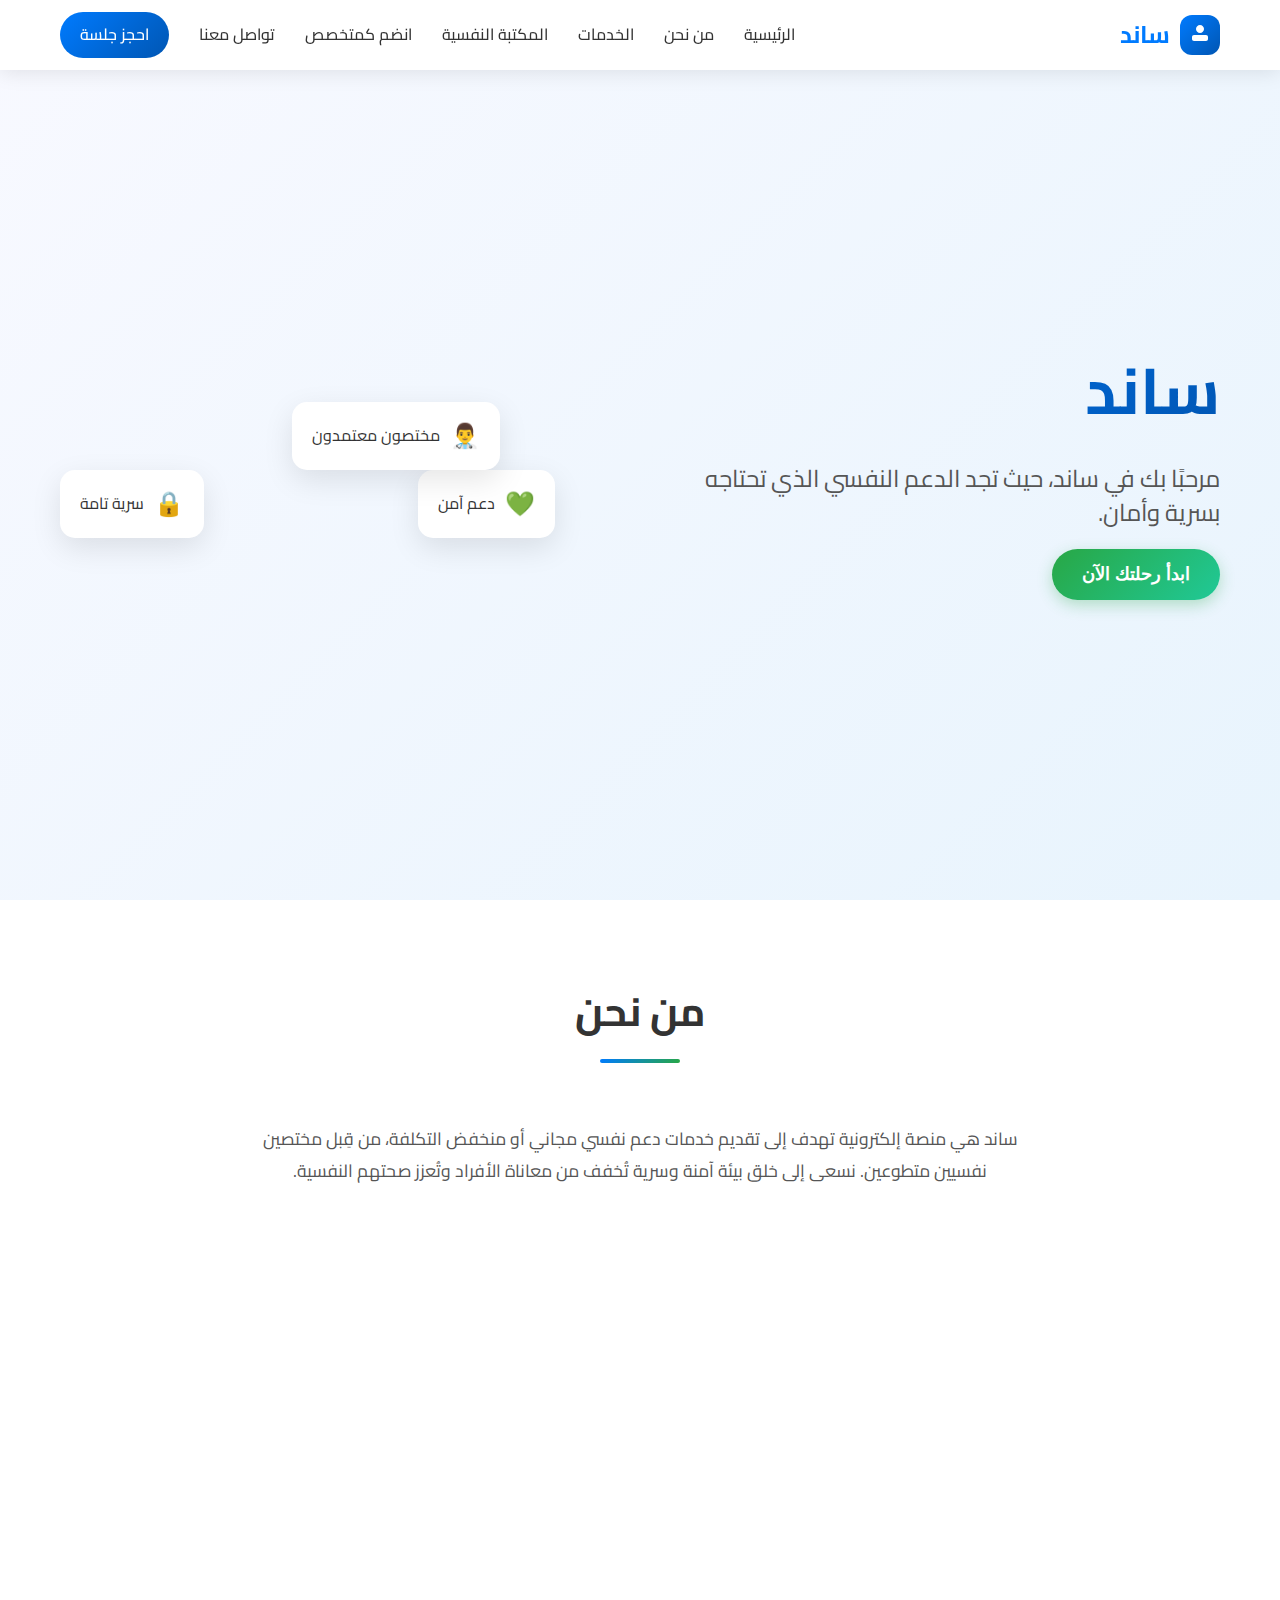
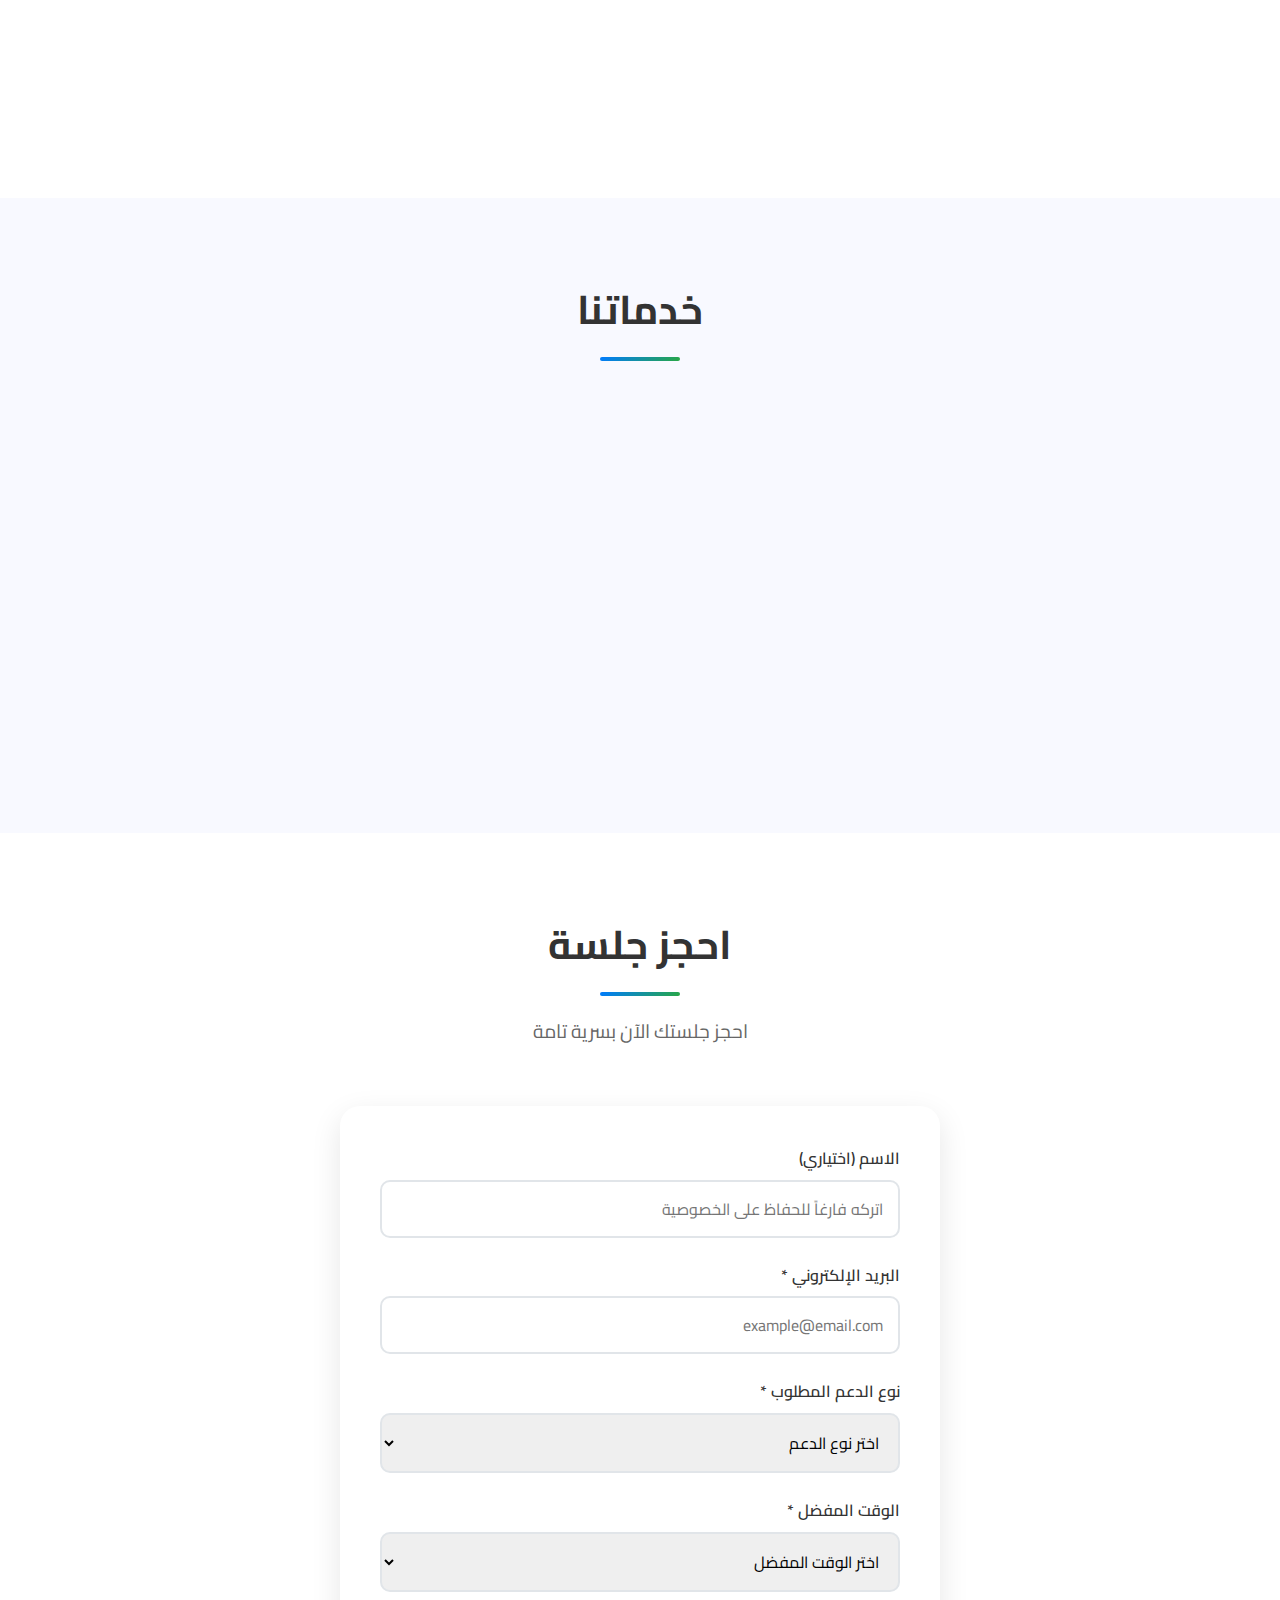
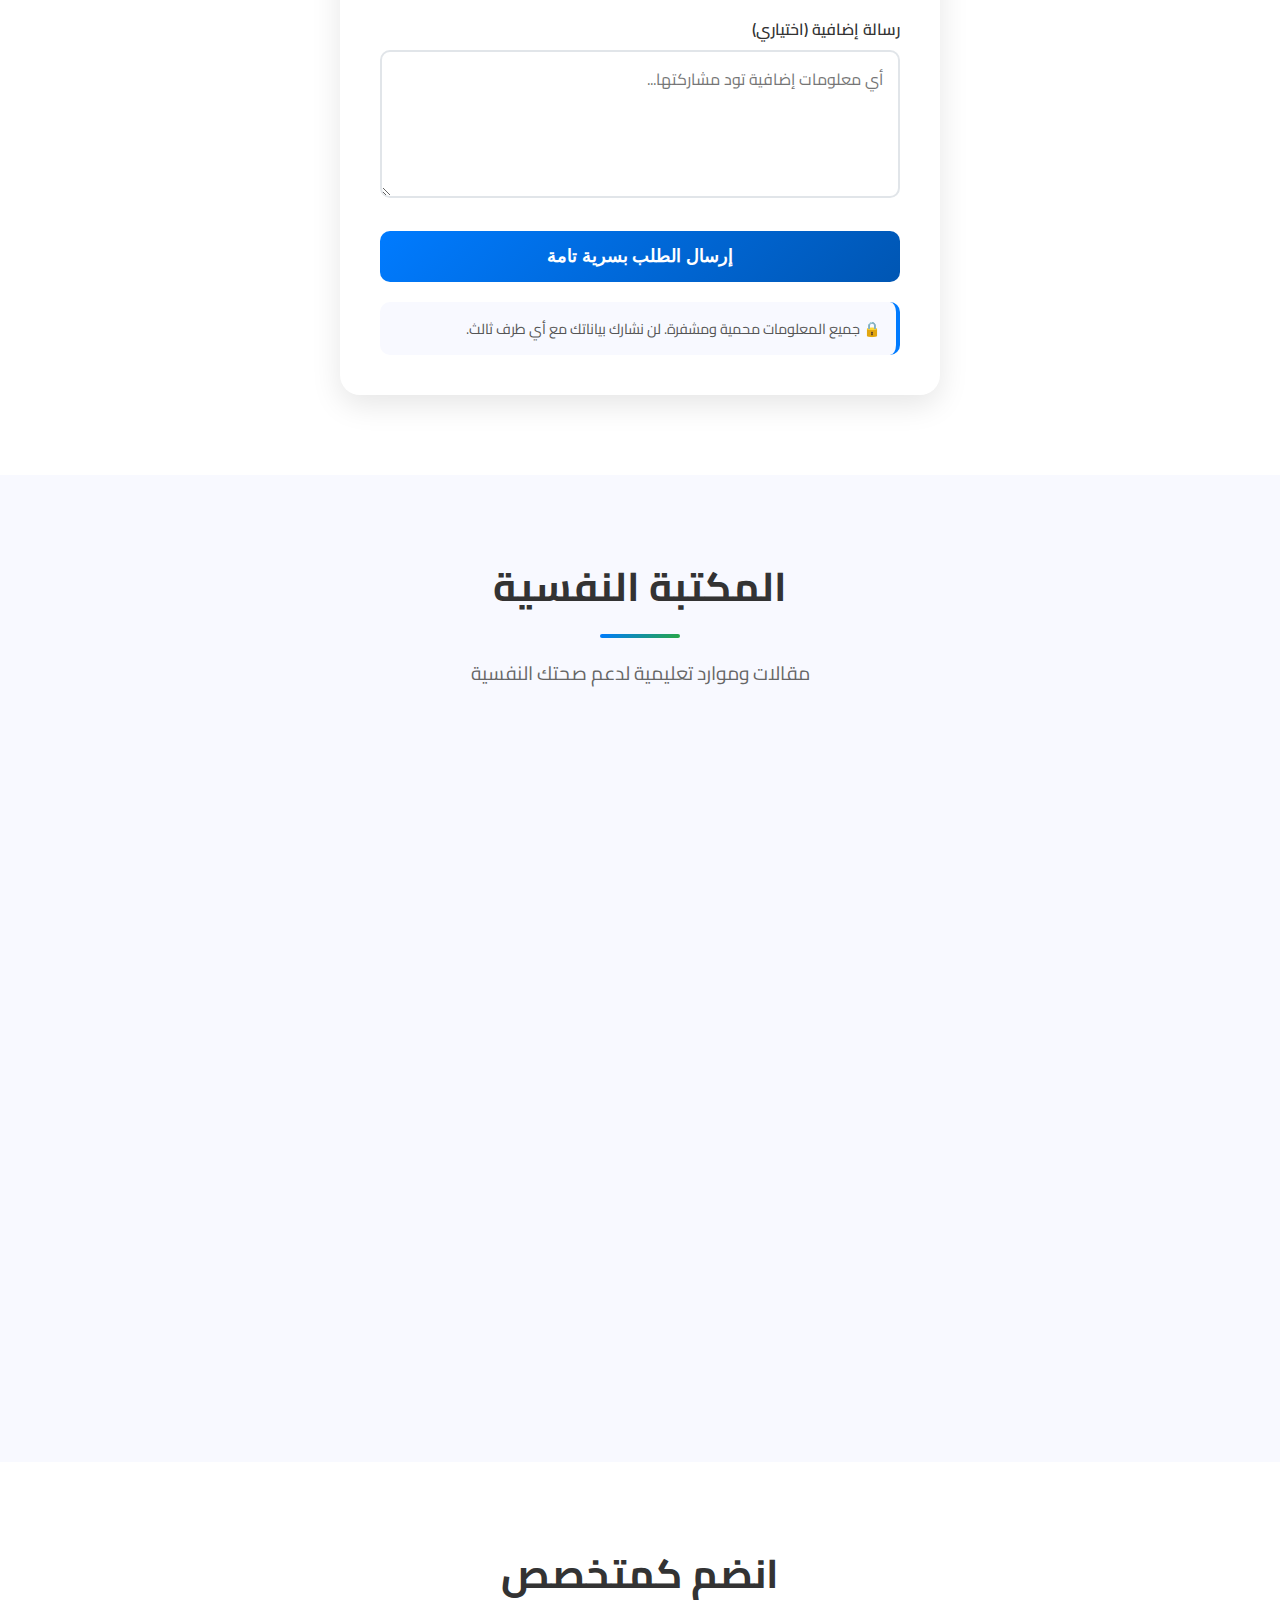
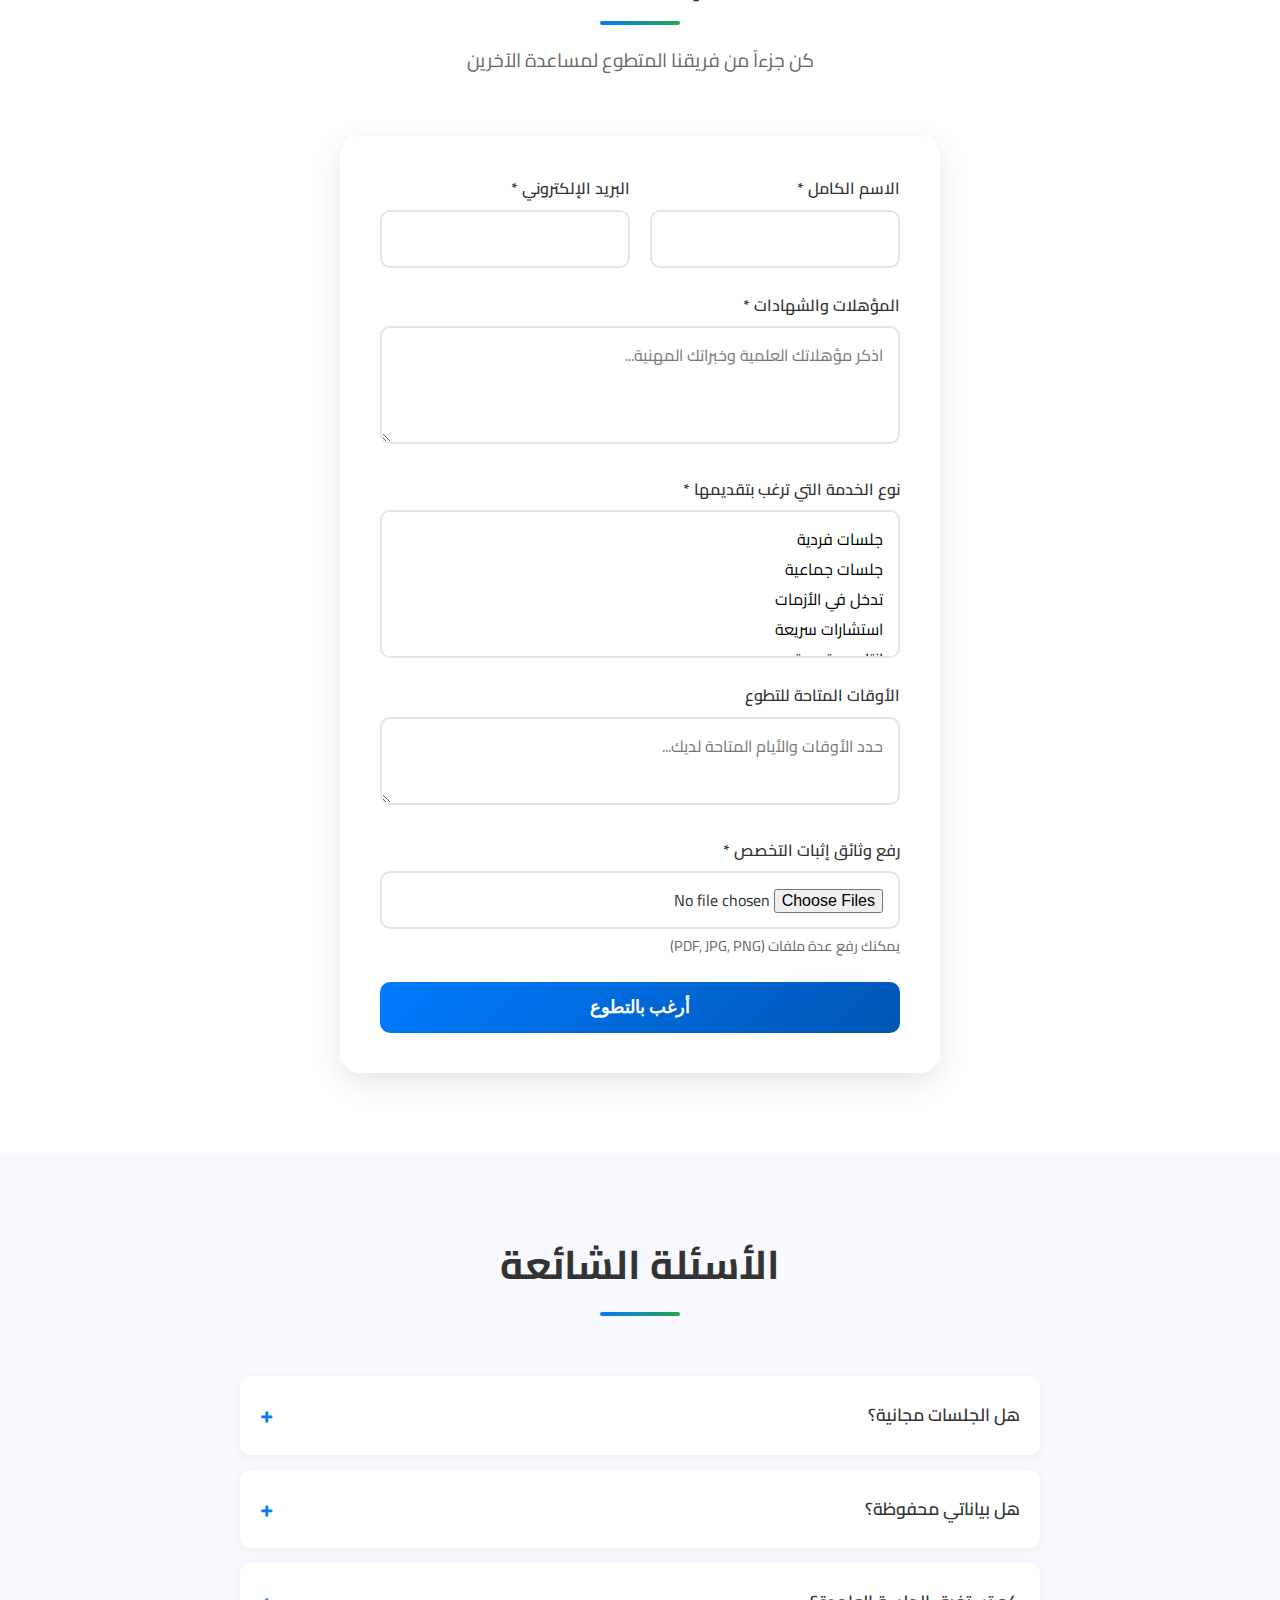
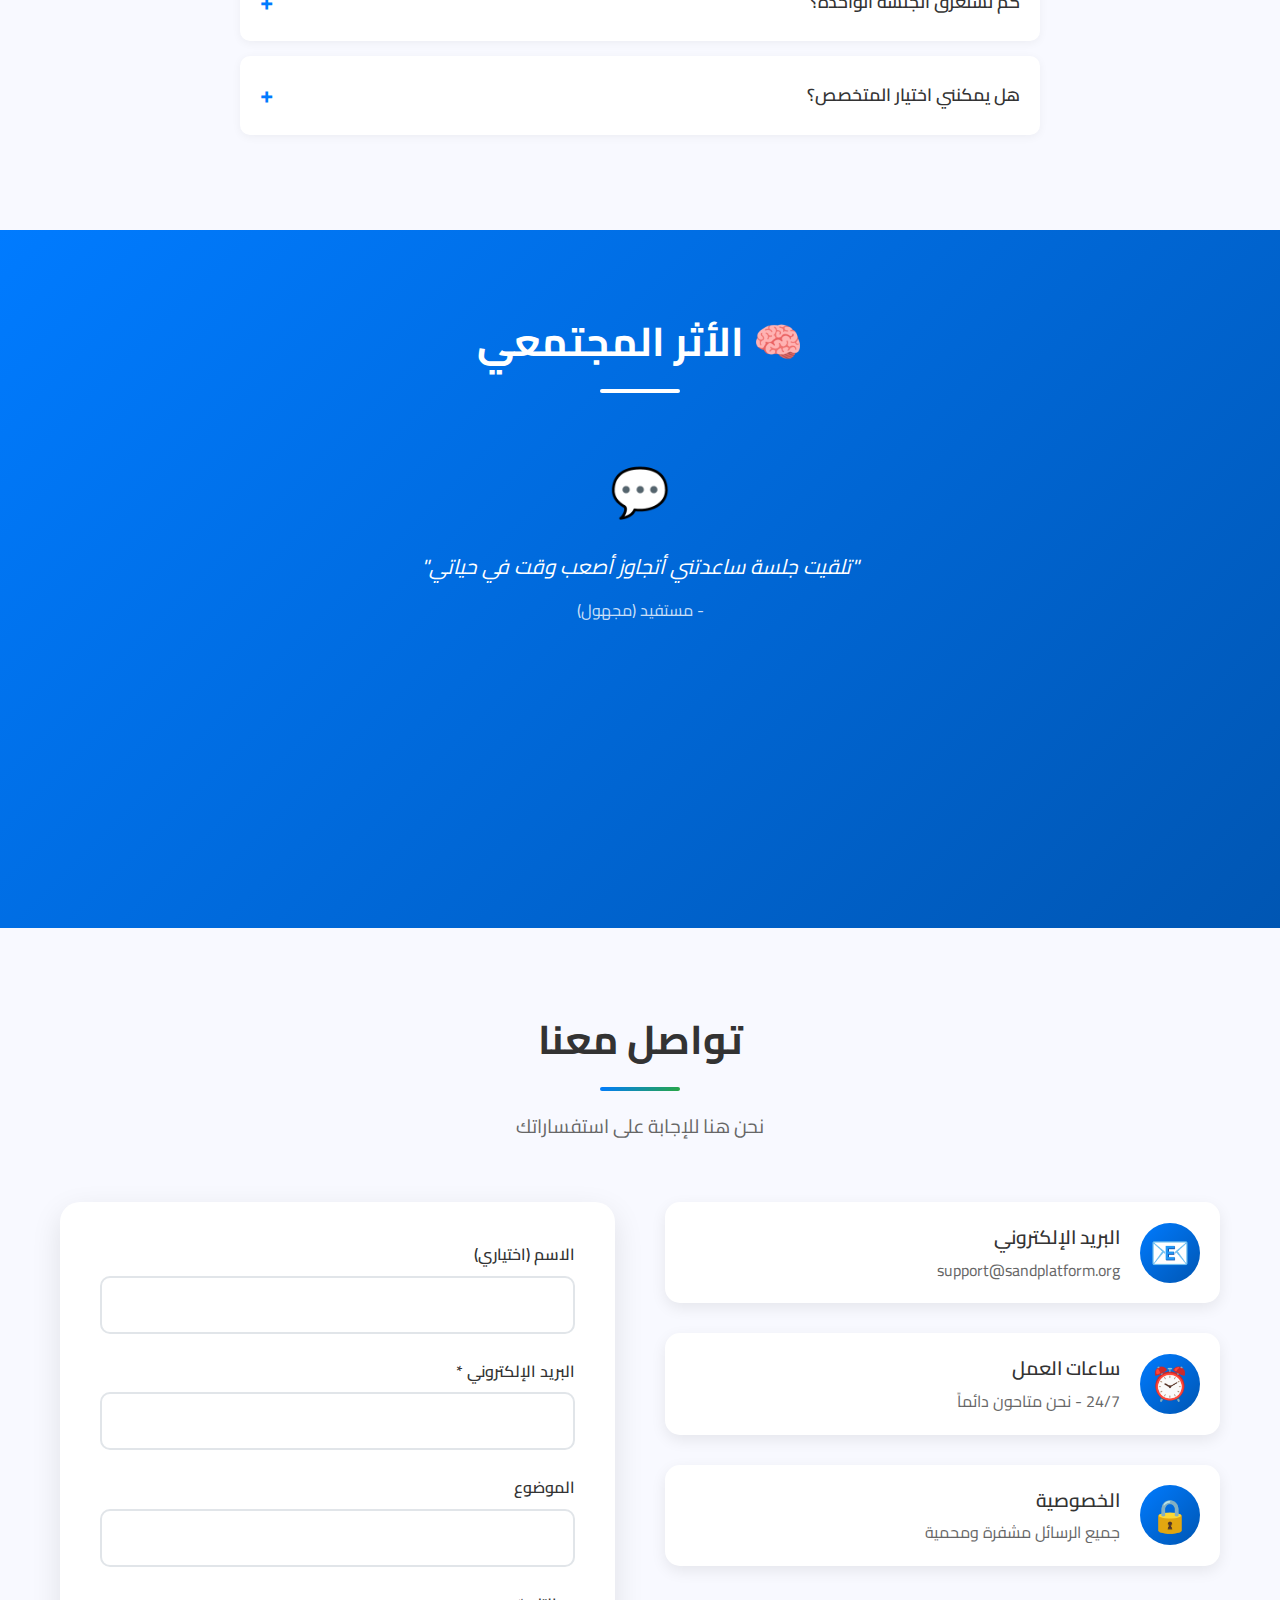
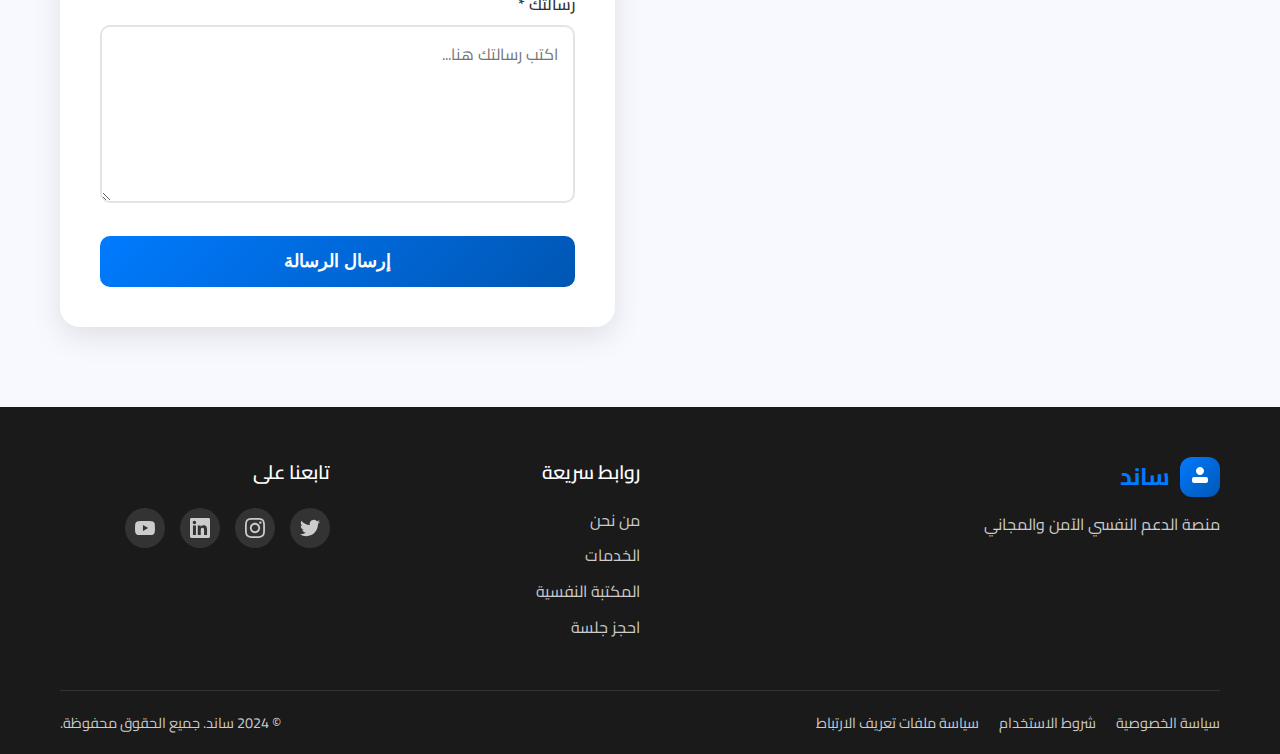
<file: index.html>
<!DOCTYPE html>
<html lang="ar" dir="rtl">
<head>
    <meta charset="UTF-8">
    <meta name="viewport" content="width=device-width, initial-scale=1.0">
    <title>ساند | منصة الدعم النفسي</title>
    <link href="https://fonts.googleapis.com/css2?family=Cairo:wght@300;400;600;700&display=swap" rel="stylesheet">
    <link rel="stylesheet" href="styles.css">
</head>
<body>
    <!-- Navigation -->
    <nav class="navbar">
        <div class="nav-container">
            <div class="nav-logo">
                <div class="logo-icon">
                    <svg width="32" height="32" viewBox="0 0 32 32" fill="none">
                        <path d="M16 6C13.79 6 12 7.79 12 10C12 12.21 13.79 14 16 14C18.21 14 20 12.21 20 10C20 7.79 18.21 6 16 6Z" fill="currentColor"/>
                        <path d="M10 16C8.9 16 8 16.9 8 18V20C8 21.1 8.9 22 10 22H22C23.1 22 24 21.1 24 20V18C24 16.9 23.1 16 22 16H10Z" fill="currentColor"/>
                    </svg>
                </div>
                <span class="logo-text">ساند</span>
            </div>
            
            <div class="nav-menu" id="navMenu">
                <a href="#home" class="nav-link">الرئيسية</a>
                <a href="#about" class="nav-link">من نحن</a>
                <a href="#services" class="nav-link">الخدمات</a>
                <a href="#library" class="nav-link">المكتبة النفسية</a>
                <a href="#specialist" class="nav-link">انضم كمتخصص</a>
                <a href="#contact" class="nav-link">تواصل معنا</a>
                <a href="#book" class="nav-link nav-cta">احجز جلسة</a>
            </div>
            
            <div class="nav-toggle" id="navToggle">
                <span></span>
                <span></span>
                <span></span>
            </div>
        </div>
    </nav>

    <!-- Hero Section -->
    <section id="home" class="hero">
        <div class="hero-container">
            <div class="hero-content">
                <h1 class="hero-title">ساند</h1>
                <p class="hero-subtitle">مرحبًا بك في ساند، حيث تجد الدعم النفسي الذي تحتاجه بسرية وأمان.</p>
                <button class="hero-btn" onclick="scrollToSection('book')">ابدأ رحلتك الآن</button>
            </div>
            <div class="hero-visual">
                <div class="floating-card">
                    <div class="card-icon">💚</div>
                    <span>دعم آمن</span>
                </div>
                <div class="floating-card">
                    <div class="card-icon">🔒</div>
                    <span>سرية تامة</span>
                </div>
                <div class="floating-card">
                    <div class="card-icon">👨‍⚕️</div>
                    <span>مختصون معتمدون</span>
                </div>
            </div>
        </div>
    </section>

    <!-- About Section -->
    <section id="about" class="section">
        <div class="container">
            <div class="section-header">
                <h2 class="section-title">من نحن</h2>
                <div class="title-underline"></div>
            </div>
            <div class="about-content">
                <p class="about-text">
                    ساند هي منصة إلكترونية تهدف إلى تقديم خدمات دعم نفسي مجاني أو منخفض التكلفة، من قِبل مختصين نفسيين متطوعين. نسعى إلى خلق بيئة آمنة وسرية تُخفف من معاناة الأفراد وتُعزز صحتهم النفسية.
                </p>
                <div class="features-grid">
                    <div class="feature-card">
                        <div class="feature-icon">🔒</div>
                        <h3>سرية تامة</h3>
                        <p>جميع المحادثات مشفرة ومحمية</p>
                    </div>
                    <div class="feature-card">
                        <div class="feature-icon">👨‍⚕️</div>
                        <h3>مختصون معتمدون</h3>
                        <p>فريق من المختصين المتطوعين</p>
                    </div>
                    <div class="feature-card">
                        <div class="feature-icon">💚</div>
                        <h3>مجاني أو منخفض التكلفة</h3>
                        <p>خدمات متاحة للجميع</p>
                    </div>
                </div>
            </div>
        </div>
    </section>

    <!-- Services Section -->
    <section id="services" class="section section-alt">
        <div class="container">
            <div class="section-header">
                <h2 class="section-title">خدماتنا</h2>
                <div class="title-underline"></div>
            </div>
            <div class="services-grid">
                <div class="service-card">
                    <div class="service-icon">💬</div>
                    <h3>جلسات دعم نفسي عبر الإنترنت</h3>
                    <p>جلسات فردية مع مختصين نفسيين في بيئة آمنة</p>
                </div>
                <div class="service-card">
                    <div class="service-icon">🔐</div>
                    <h3>محادثات سرية ومشفرة مع مختصين</h3>
                    <p>تواصل مباشر ومحمي مع ضمان الخصوصية</p>
                </div>
                <div class="service-card">
                    <div class="service-icon">📚</div>
                    <h3>محتوى توعوي شامل</h3>
                    <p>مقالات، فيديوهات، وأدلة إرشادية متخصصة</p>
                </div>
            </div>
        </div>
    </section>

    <!-- Book Session Section -->
    <section id="book" class="section">
        <div class="container">
            <div class="section-header">
                <h2 class="section-title">احجز جلسة</h2>
                <div class="title-underline"></div>
                <p class="section-subtitle">احجز جلستك الآن بسرية تامة</p>
            </div>
            <div class="form-container">
                <form class="booking-form" id="bookingForm">
                    <div class="form-group">
                        <label for="name">الاسم (اختياري)</label>
                        <input type="text" id="name" name="name" placeholder="اتركه فارغاً للحفاظ على الخصوصية">
                    </div>
                    
                    <div class="form-group">
                        <label for="email">البريد الإلكتروني *</label>
                        <input type="email" id="email" name="email" required placeholder="example@email.com">
                    </div>
                    
                    <div class="form-group">
                        <label for="support-type">نوع الدعم المطلوب *</label>
                        <select id="support-type" name="support-type" required>
                            <option value="">اختر نوع الدعم</option>
                            <option value="anxiety">القلق والتوتر</option>
                            <option value="depression">الاكتئاب</option>
                            <option value="relationships">مشاكل العلاقات</option>
                            <option value="trauma">الصدمات النفسية</option>
                            <option value="general">استشارة عامة</option>
                            <option value="other">أخرى</option>
                        </select>
                    </div>
                    
                    <div class="form-group">
                        <label for="preferred-time">الوقت المفضل *</label>
                        <select id="preferred-time" name="preferred-time" required>
                            <option value="">اختر الوقت المفضل</option>
                            <option value="morning">صباحاً (9-12)</option>
                            <option value="afternoon">بعد الظهر (12-5)</option>
                            <option value="evening">مساءً (5-9)</option>
                            <option value="flexible">مرن</option>
                        </select>
                    </div>
                    
                    <div class="form-group">
                        <label for="message">رسالة إضافية (اختياري)</label>
                        <textarea id="message" name="message" rows="4" placeholder="أي معلومات إضافية تود مشاركتها..."></textarea>
                    </div>
                    
                    <button type="submit" class="submit-btn">إرسال الطلب بسرية تامة</button>
                    
                    <div class="privacy-note">
                        <p>🔒 جميع المعلومات محمية ومشفرة. لن نشارك بياناتك مع أي طرف ثالث.</p>
                    </div>
                </form>
            </div>
        </div>
    </section>

    <!-- Library Section -->
    <section id="library" class="section section-alt">
        <div class="container">
            <div class="section-header">
                <h2 class="section-title">المكتبة النفسية</h2>
                <div class="title-underline"></div>
                <p class="section-subtitle">مقالات وموارد تعليمية لدعم صحتك النفسية</p>
            </div>
            <div class="library-grid">
                <article class="article-card">
                    <div class="article-icon">😰</div>
                    <h3>التوتر والقلق</h3>
                    <p>تعلم كيفية التعامل مع القلق والتوتر في الحياة اليومية</p>
                    <a href="#" class="read-more">اقرأ المزيد</a>
                </article>
                
                <article class="article-card">
                    <div class="article-icon">😔</div>
                    <h3>الاكتئاب</h3>
                    <p>فهم أعراض الاكتئاب وطرق التعامل معه</p>
                    <a href="#" class="read-more">اقرأ المزيد</a>
                </article>
                
                <article class="article-card">
                    <div class="article-icon">💕</div>
                    <h3>العلاقات</h3>
                    <p>بناء علاقات صحية ومتوازنة مع الآخرين</p>
                    <a href="#" class="read-more">اقرأ المزيد</a>
                </article>
                
                <article class="article-card">
                    <div class="article-icon">🚀</div>
                    <h3>كيف أبدأ بالعلاج النفسي</h3>
                    <p>دليل شامل للبدء في رحلة العلاج النفسي</p>
                    <a href="#" class="read-more">اقرأ المزيد</a>
                </article>
                
                <article class="article-card">
                    <div class="article-icon">💪</div>
                    <h3>الدعم الذاتي</h3>
                    <p>تقنيات وأساليب لدعم نفسك في الأوقات الصعبة</p>
                    <a href="#" class="read-more">اقرأ المزيد</a>
                </article>
                
                <article class="article-card">
                    <div class="article-icon">🧘</div>
                    <h3>تقنيات الاسترخاء</h3>
                    <p>طرق فعالة للاسترخاء وتهدئة العقل</p>
                    <a href="#" class="read-more">اقرأ المزيد</a>
                </article>
            </div>
        </div>
    </section>

    <!-- Specialist Section -->
    <section id="specialist" class="section">
        <div class="container">
            <div class="section-header">
                <h2 class="section-title">انضم كمتخصص</h2>
                <div class="title-underline"></div>
                <p class="section-subtitle">كن جزءاً من فريقنا المتطوع لمساعدة الآخرين</p>
            </div>
            <div class="form-container">
                <form class="specialist-form" id="specialistForm">
                    <div class="form-row">
                        <div class="form-group">
                            <label for="specialist-name">الاسم الكامل *</label>
                            <input type="text" id="specialist-name" name="specialist-name" required>
                        </div>
                        
                        <div class="form-group">
                            <label for="specialist-email">البريد الإلكتروني *</label>
                            <input type="email" id="specialist-email" name="specialist-email" required>
                        </div>
                    </div>
                    
                    <div class="form-group">
                        <label for="qualifications">المؤهلات والشهادات *</label>
                        <textarea id="qualifications" name="qualifications" rows="3" required placeholder="اذكر مؤهلاتك العلمية وخبراتك المهنية..."></textarea>
                    </div>
                    
                    <div class="form-group">
                        <label for="service-type">نوع الخدمة التي ترغب بتقديمها *</label>
                        <select id="service-type" name="service-type" required multiple>
                            <option value="individual">جلسات فردية</option>
                            <option value="group">جلسات جماعية</option>
                            <option value="crisis">تدخل في الأزمات</option>
                            <option value="consultation">استشارات سريعة</option>
                            <option value="content">إنتاج محتوى توعوي</option>
                        </select>
                    </div>
                    
                    <div class="form-group">
                        <label for="availability">الأوقات المتاحة للتطوع</label>
                        <textarea id="availability" name="availability" rows="2" placeholder="حدد الأوقات والأيام المتاحة لديك..."></textarea>
                    </div>
                    
                    <div class="form-group">
                        <label for="documents">رفع وثائق إثبات التخصص *</label>
                        <input type="file" id="documents" name="documents" multiple accept=".pdf,.jpg,.jpeg,.png" required>
                        <small>يمكنك رفع عدة ملفات (PDF, JPG, PNG)</small>
                    </div>
                    
                    <button type="submit" class="submit-btn">أرغب بالتطوع</button>
                </form>
            </div>
        </div>
    </section>

    <!-- FAQ Section -->
    <section class="section section-alt">
        <div class="container">
            <div class="section-header">
                <h2 class="section-title">الأسئلة الشائعة</h2>
                <div class="title-underline"></div>
            </div>
            <div class="faq-container">
                <div class="faq-item">
                    <div class="faq-question" onclick="toggleFAQ(this)">
                        <h3>هل الجلسات مجانية؟</h3>
                        <span class="faq-toggle">+</span>
                    </div>
                    <div class="faq-answer">
                        <p>نعم، الجلسات مجانية أو برسوم رمزية بحسب المتخصص. نحن نؤمن بأن الدعم النفسي حق للجميع.</p>
                    </div>
                </div>
                
                <div class="faq-item">
                    <div class="faq-question" onclick="toggleFAQ(this)">
                        <h3>هل بياناتي محفوظة؟</h3>
                        <span class="faq-toggle">+</span>
                    </div>
                    <div class="faq-answer">
                        <p>نعم، كل المعلومات يتم التعامل معها بسرية تامة وتشفير عالي المستوى. نحن ملتزمون بحماية خصوصيتك.</p>
                    </div>
                </div>
                
                <div class="faq-item">
                    <div class="faq-question" onclick="toggleFAQ(this)">
                        <h3>كم تستغرق الجلسة الواحدة؟</h3>
                        <span class="faq-toggle">+</span>
                    </div>
                    <div class="faq-answer">
                        <p>عادة تستغرق الجلسة من 45-60 دقيقة، ولكن يمكن تعديل المدة حسب احتياجاتك والمتخصص.</p>
                    </div>
                </div>
                
                <div class="faq-item">
                    <div class="faq-question" onclick="toggleFAQ(this)">
                        <h3>هل يمكنني اختيار المتخصص؟</h3>
                        <span class="faq-toggle">+</span>
                    </div>
                    <div class="faq-answer">
                        <p>نعم، يمكنك تحديد تفضيلاتك وسنحاول مطابقتك مع المتخصص الأنسب لحالتك.</p>
                    </div>
                </div>
            </div>
        </div>
    </section>

    <!-- Impact Section -->
    <section class="section impact-section">
        <div class="container">
            <div class="section-header">
                <h2 class="section-title">🧠 الأثر المجتمعي</h2>
                <div class="title-underline"></div>
            </div>
            <div class="impact-content">
                <div class="testimonial">
                    <div class="testimonial-icon">💬</div>
                    <p>"تلقيت جلسة ساعدتني أتجاوز أصعب وقت في حياتي"</p>
                    <span>- مستفيد (مجهول)</span>
                </div>
                
                <div class="stats-grid">
                    <div class="stat-card">
                        <div class="stat-number">500+</div>
                        <div class="stat-label">🎯 جلسة مجانية أُجريت</div>
                    </div>
                    
                    <div class="stat-card">
                        <div class="stat-number">30%</div>
                        <div class="stat-label">📈 انخفاض في مشاعر العزلة</div>
                    </div>
                    
                    <div class="stat-card">
                        <div class="stat-number">95%</div>
                        <div class="stat-label">😊 رضا المستفيدين</div>
                    </div>
                </div>
            </div>
        </div>
    </section>

    <!-- Contact Section -->
    <section id="contact" class="section section-alt">
        <div class="container">
            <div class="section-header">
                <h2 class="section-title">تواصل معنا</h2>
                <div class="title-underline"></div>
                <p class="section-subtitle">نحن هنا للإجابة على استفساراتك</p>
            </div>
            <div class="contact-content">
                <div class="contact-info">
                    <div class="contact-item">
                        <div class="contact-icon">📧</div>
                        <div>
                            <h3>البريد الإلكتروني</h3>
                            <p>support@sandplatform.org</p>
                        </div>
                    </div>
                    
                    <div class="contact-item">
                        <div class="contact-icon">⏰</div>
                        <div>
                            <h3>ساعات العمل</h3>
                            <p>24/7 - نحن متاحون دائماً</p>
                        </div>
                    </div>
                    
                    <div class="contact-item">
                        <div class="contact-icon">🔒</div>
                        <div>
                            <h3>الخصوصية</h3>
                            <p>جميع الرسائل مشفرة ومحمية</p>
                        </div>
                    </div>
                </div>
                
                <form class="contact-form" id="contactForm">
                    <div class="form-group">
                        <label for="contact-name">الاسم (اختياري)</label>
                        <input type="text" id="contact-name" name="contact-name">
                    </div>
                    
                    <div class="form-group">
                        <label for="contact-email">البريد الإلكتروني *</label>
                        <input type="email" id="contact-email" name="contact-email" required>
                    </div>
                    
                    <div class="form-group">
                        <label for="contact-subject">الموضوع</label>
                        <input type="text" id="contact-subject" name="contact-subject">
                    </div>
                    
                    <div class="form-group">
                        <label for="contact-message">رسالتك *</label>
                        <textarea id="contact-message" name="contact-message" rows="5" required placeholder="اكتب رسالتك هنا..."></textarea>
                    </div>
                    
                    <button type="submit" class="submit-btn">إرسال الرسالة</button>
                </form>
            </div>
        </div>
    </section>

    <!-- Footer -->
    <footer class="footer">
        <div class="container">
            <div class="footer-content">
                <div class="footer-section">
                    <div class="footer-logo">
                        <div class="logo-icon">
                            <svg width="32" height="32" viewBox="0 0 32 32" fill="none">
                                <path d="M16 6C13.79 6 12 7.79 12 10C12 12.21 13.79 14 16 14C18.21 14 20 12.21 20 10C20 7.79 18.21 6 16 6Z" fill="currentColor"/>
                                <path d="M10 16C8.9 16 8 16.9 8 18V20C8 21.1 8.9 22 10 22H22C23.1 22 24 21.1 24 20V18C24 16.9 23.1 16 22 16H10Z" fill="currentColor"/>
                            </svg>
                        </div>
                        <span class="logo-text">ساند</span>
                    </div>
                    <p class="footer-description">منصة الدعم النفسي الآمن والمجاني</p>
                </div>
                
                <div class="footer-section">
                    <h3>روابط سريعة</h3>
                    <ul class="footer-links">
                        <li><a href="#about">من نحن</a></li>
                        <li><a href="#services">الخدمات</a></li>
                        <li><a href="#library">المكتبة النفسية</a></li>
                        <li><a href="#book">احجز جلسة</a></li>
                    </ul>
                </div>
                
                <div class="footer-section">
                    <h3>تابعنا على</h3>
                    <div class="social-links">
                        <a href="#" class="social-link" aria-label="تويتر">
                            <svg width="20" height="20" viewBox="0 0 24 24" fill="currentColor">
                                <path d="M23.953 4.57a10 10 0 01-2.825.775 4.958 4.958 0 002.163-2.723c-.951.555-2.005.959-3.127 1.184a4.92 4.92 0 00-8.384 4.482C7.69 8.095 4.067 6.13 1.64 3.162a4.822 4.822 0 00-.666 2.475c0 1.71.87 3.213 2.188 4.096a4.904 4.904 0 01-2.228-.616v.06a4.923 4.923 0 003.946 4.827 4.996 4.996 0 01-2.212.085 4.936 4.936 0 004.604 3.417 9.867 9.867 0 01-6.102 2.105c-.39 0-.779-.023-1.17-.067a13.995 13.995 0 007.557 2.209c9.053 0 13.998-7.496 13.998-13.985 0-.21 0-.42-.015-.63A9.935 9.935 0 0024 4.59z"/>
                            </svg>
                        </a>
                        <a href="#" class="social-link" aria-label="انستقرام">
                            <svg width="20" height="20" viewBox="0 0 24 24" fill="currentColor">
                                <path d="M12 2.163c3.204 0 3.584.012 4.85.07 3.252.148 4.771 1.691 4.919 4.919.058 1.265.069 1.645.069 4.849 0 3.205-.012 3.584-.069 4.849-.149 3.225-1.664 4.771-4.919 4.919-1.266.058-1.644.07-4.85.07-3.204 0-3.584-.012-4.849-.07-3.26-.149-4.771-1.699-4.919-4.92-.058-1.265-.07-1.644-.07-4.849 0-3.204.013-3.583.07-4.849.149-3.227 1.664-4.771 4.919-4.919 1.266-.057 1.645-.069 4.849-.069zm0-2.163c-3.259 0-3.667.014-4.947.072-4.358.2-6.78 2.618-6.98 6.98-.059 1.281-.073 1.689-.073 4.948 0 3.259.014 3.668.072 4.948.2 4.358 2.618 6.78 6.98 6.98 1.281.058 1.689.072 4.948.072 3.259 0 3.668-.014 4.948-.072 4.354-.2 6.782-2.618 6.979-6.98.059-1.28.073-1.689.073-4.948 0-3.259-.014-3.667-.072-4.947-.196-4.354-2.617-6.78-6.979-6.98-1.281-.059-1.69-.073-4.949-.073zm0 5.838c-3.403 0-6.162 2.759-6.162 6.162s2.759 6.163 6.162 6.163 6.162-2.759 6.162-6.163c0-3.403-2.759-6.162-6.162-6.162zm0 10.162c-2.209 0-4-1.79-4-4 0-2.209 1.791-4 4-4s4 1.791 4 4c0 2.21-1.791 4-4 4zm6.406-11.845c-.796 0-1.441.645-1.441 1.44s.645 1.44 1.441 1.44c.795 0 1.439-.645 1.439-1.44s-.644-1.44-1.439-1.44z"/>
                            </svg>
                        </a>
                        <a href="#" class="social-link" aria-label="لينكد إن">
                            <svg width="20" height="20" viewBox="0 0 24 24" fill="currentColor">
                                <path d="M20.447 20.452h-3.554v-5.569c0-1.328-.027-3.037-1.852-3.037-1.853 0-2.136 1.445-2.136 2.939v5.667H9.351V9h3.414v1.561h.046c.477-.9 1.637-1.85 3.37-1.85 3.601 0 4.267 2.37 4.267 5.455v6.286zM5.337 7.433c-1.144 0-2.063-.926-2.063-2.065 0-1.138.92-2.063 2.063-2.063 1.14 0 2.064.925 2.064 2.063 0 1.139-.925 2.065-2.064 2.065zm1.782 13.019H3.555V9h3.564v11.452zM22.225 0H1.771C.792 0 0 .774 0 1.729v20.542C0 23.227.792 24 1.771 24h20.451C23.2 24 24 23.227 24 22.271V1.729C24 .774 23.2 0 22.222 0h.003z"/>
                            </svg>
                        </a>
                        <a href="#" class="social-link" aria-label="يوتيوب">
                            <svg width="20" height="20" viewBox="0 0 24 24" fill="currentColor">
                                <path d="M23.498 6.186a3.016 3.016 0 0 0-2.122-2.136C19.505 3.545 12 3.545 12 3.545s-7.505 0-9.377.505A3.017 3.017 0 0 0 .502 6.186C0 8.07 0 12 0 12s0 3.93.502 5.814a3.016 3.016 0 0 0 2.122 2.136c1.871.505 9.376.505 9.376.505s7.505 0 9.377-.505a3.015 3.015 0 0 0 2.122-2.136C24 15.93 24 12 24 12s0-3.93-.502-5.814zM9.545 15.568V8.432L15.818 12l-6.273 3.568z"/>
                            </svg>
                        </a>
                    </div>
                </div>
            </div>
            
            <div class="footer-bottom">
                <div class="footer-legal">
                    <a href="#privacy">سياسة الخصوصية</a>
                    <a href="#terms">شروط الاستخدام</a>
                    <a href="#cookies">سياسة ملفات تعريف الارتباط</a>
                </div>
                <p class="footer-copyright">
                    © 2024 ساند. جميع الحقوق محفوظة.
                </p>
            </div>
        </div>
    </footer>

    <script src="script.js"></script>
</body>
</html>
</file>
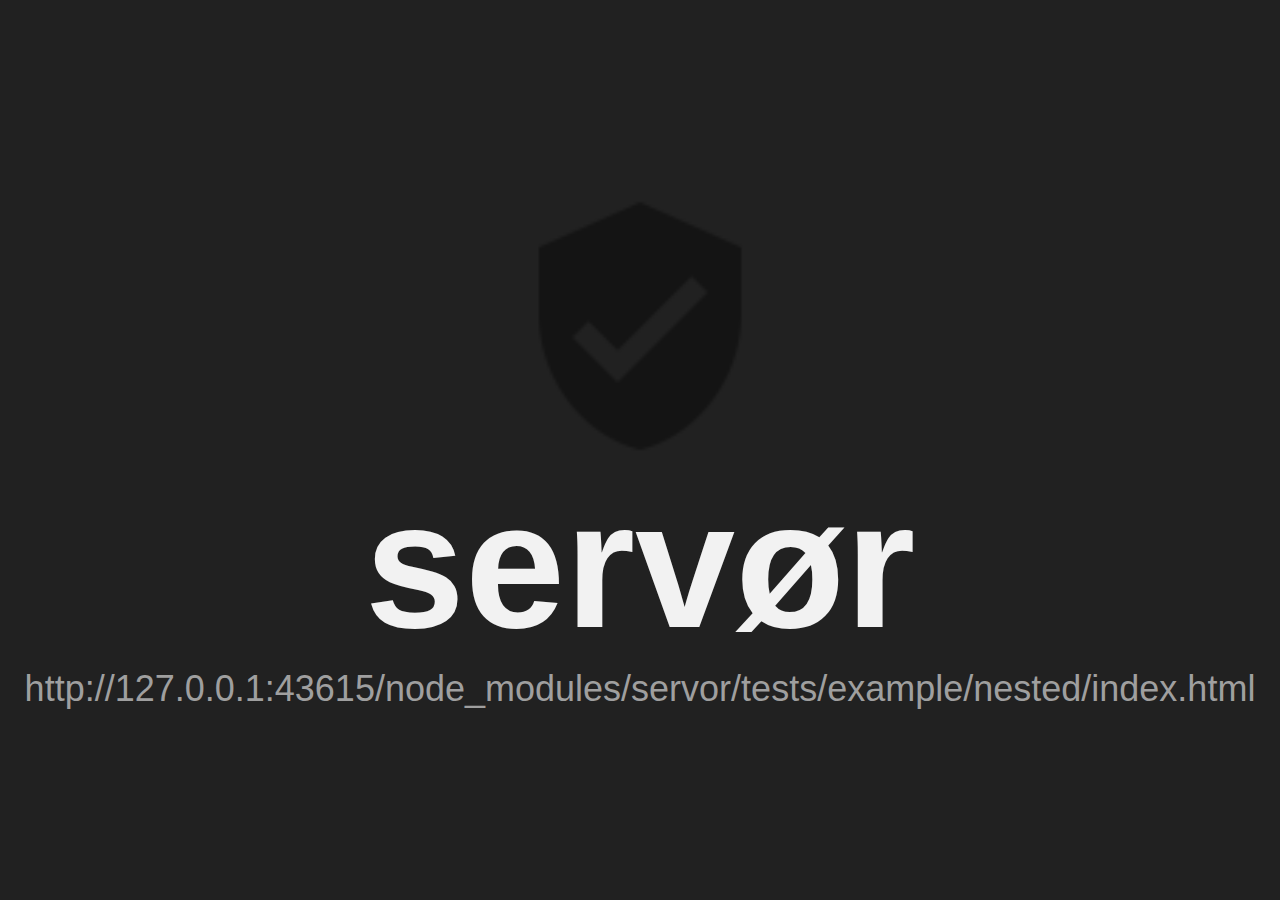
<file: node_modules/servor/tests/example/nested/index.html>
<!DOCTYPE html>
<html lang="en">
  <head>
    <meta charset="utf-8" />
    <title>SERVOR_TEST_NESTED_INDEX</title>
    <link rel="stylesheet" href="./assets/index.css" />
    <meta name="viewport" content="width=device-width, initial-scale=1.0" />
    <meta name="description" content="An example web app" />
    <script defer src="./assets/index.js"></script>
  </head>
  <body>
    <img src="./assets/exists.png" alt="File that exists" />
    <h1>servør</h1>
    <h2></h2>
  </body>
</html>
</file>
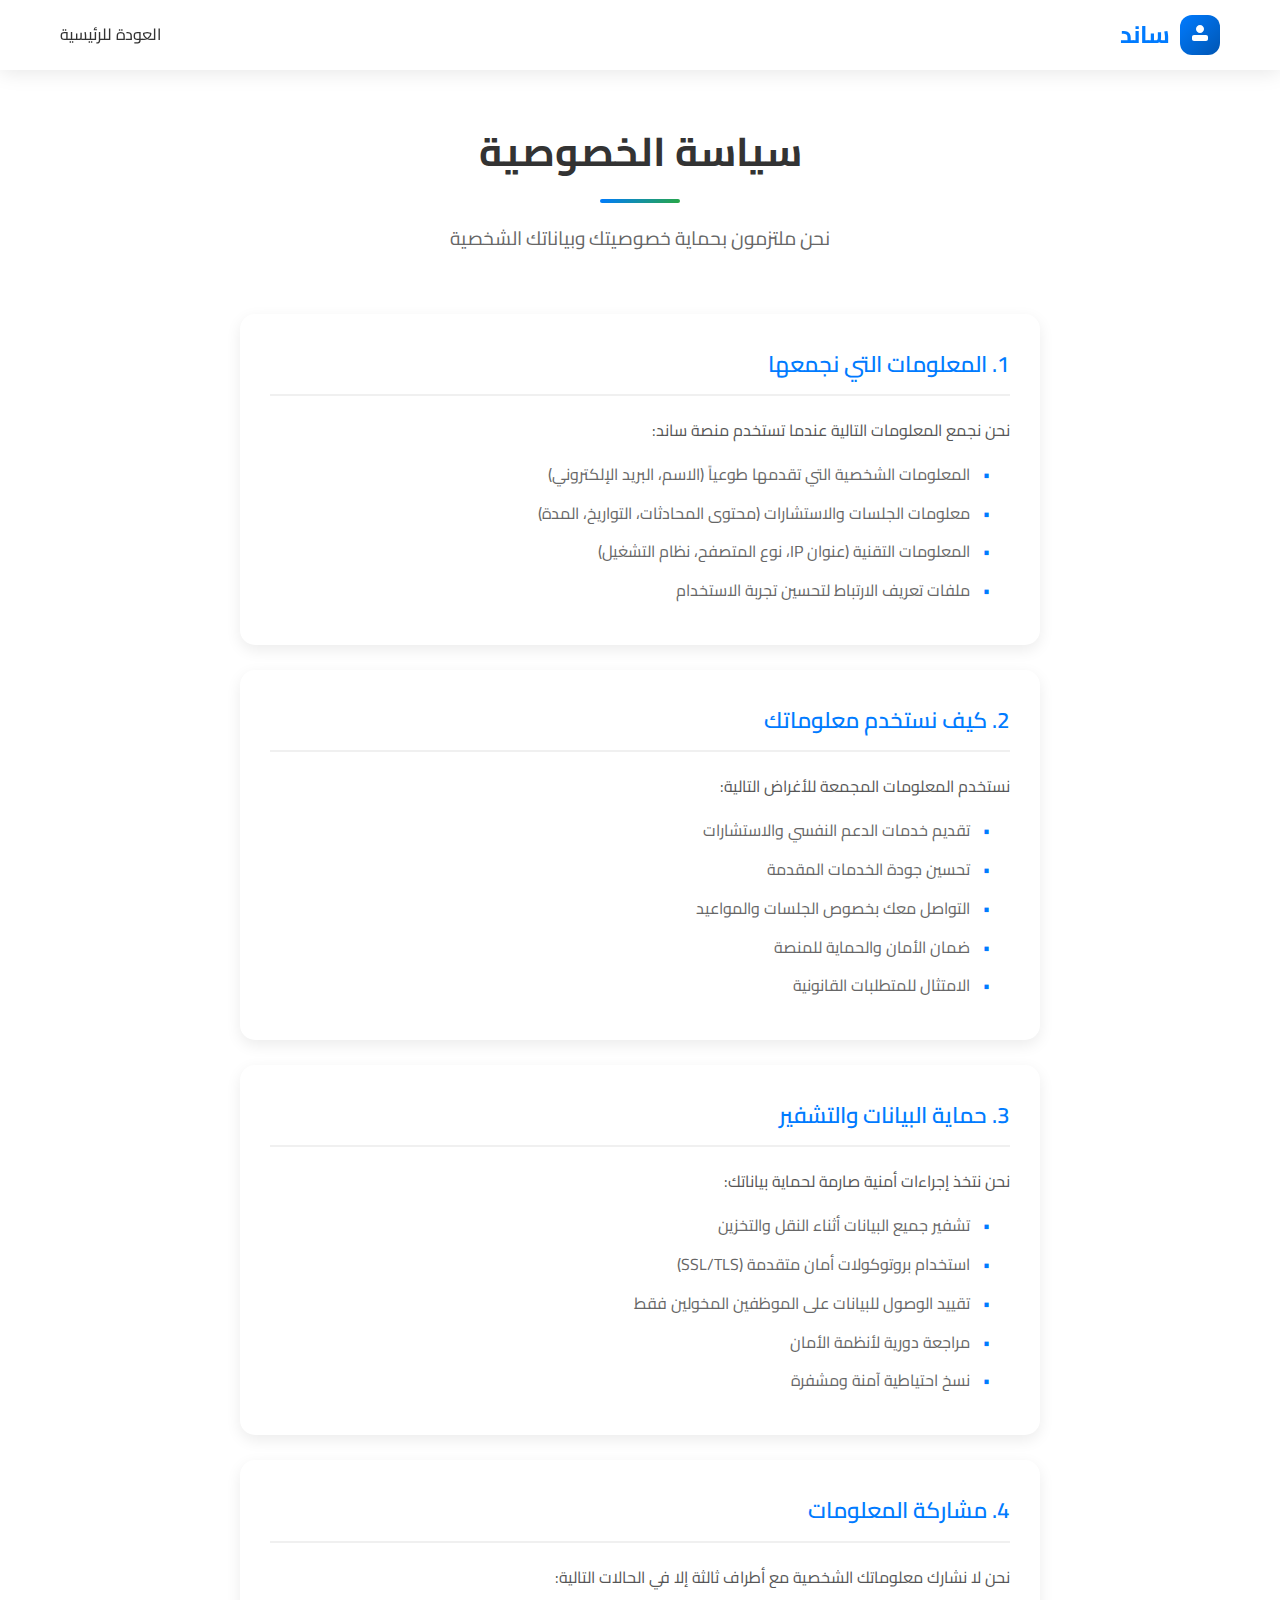
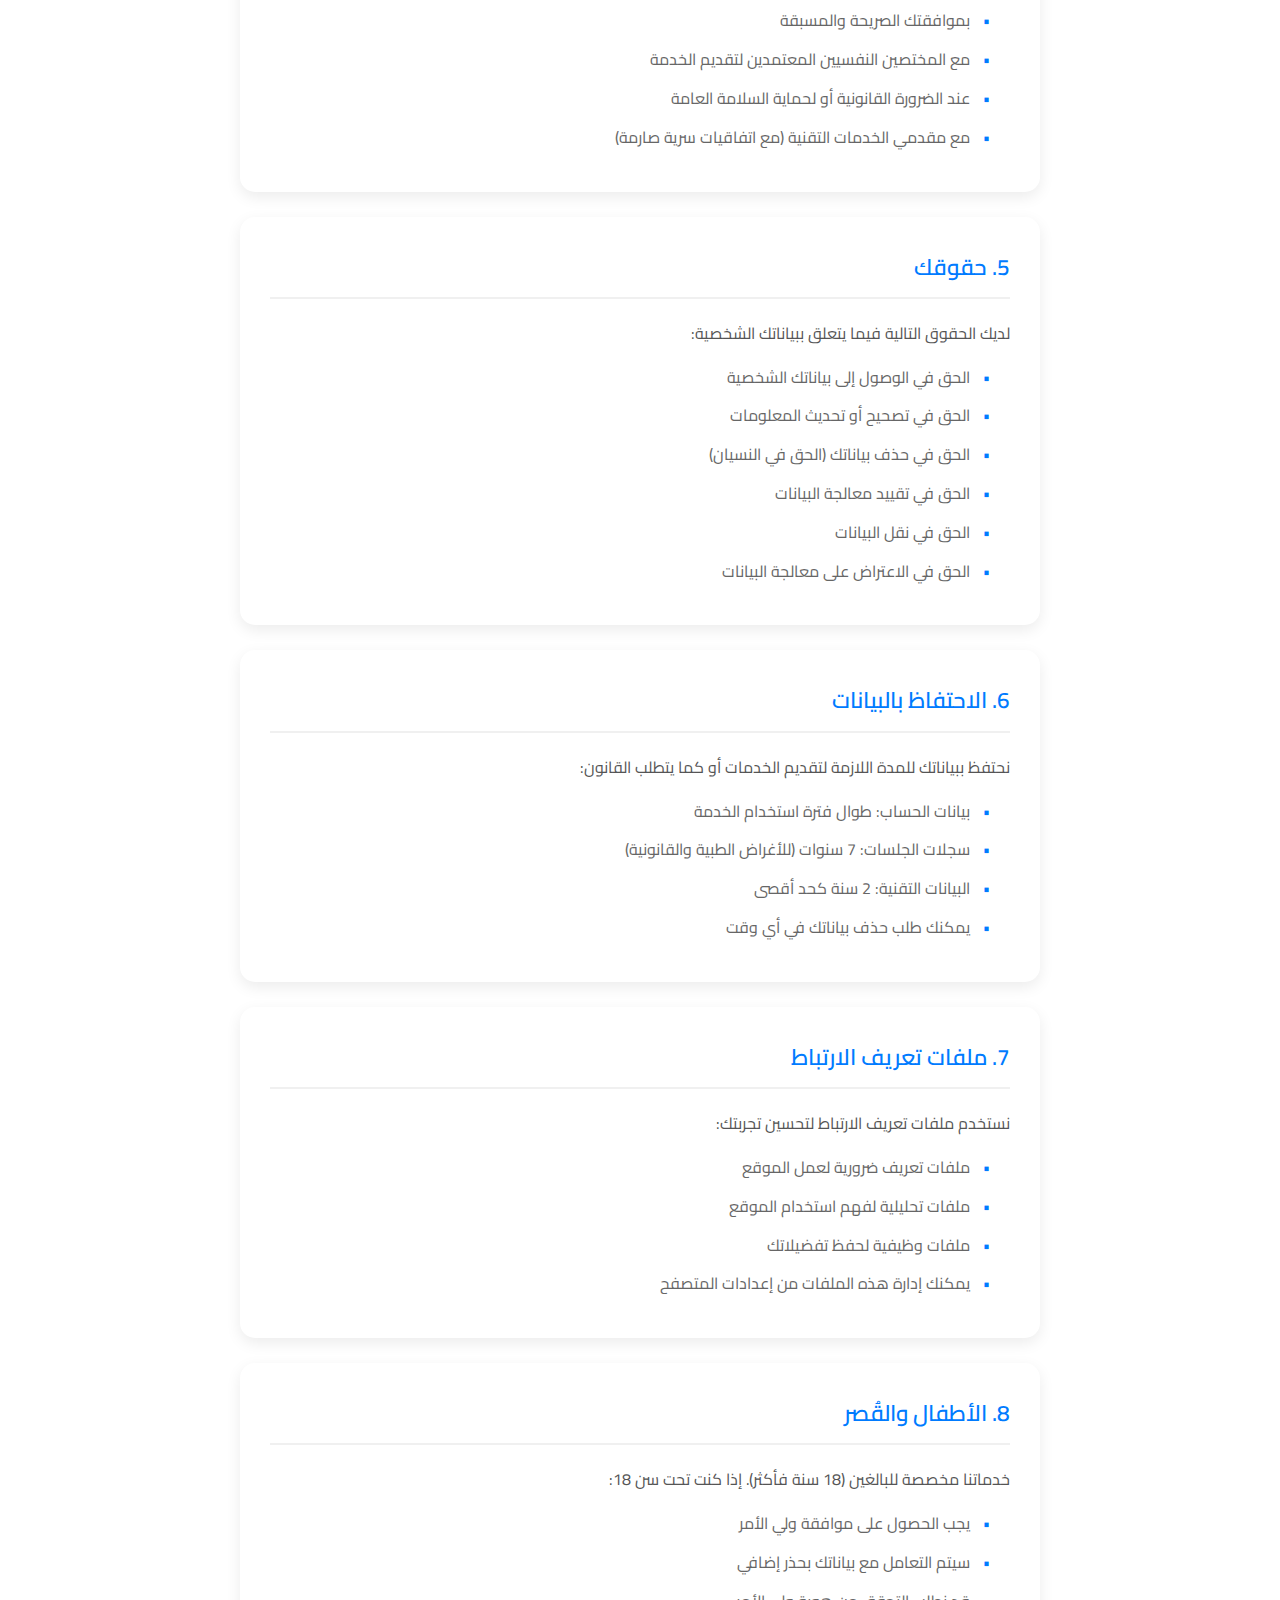
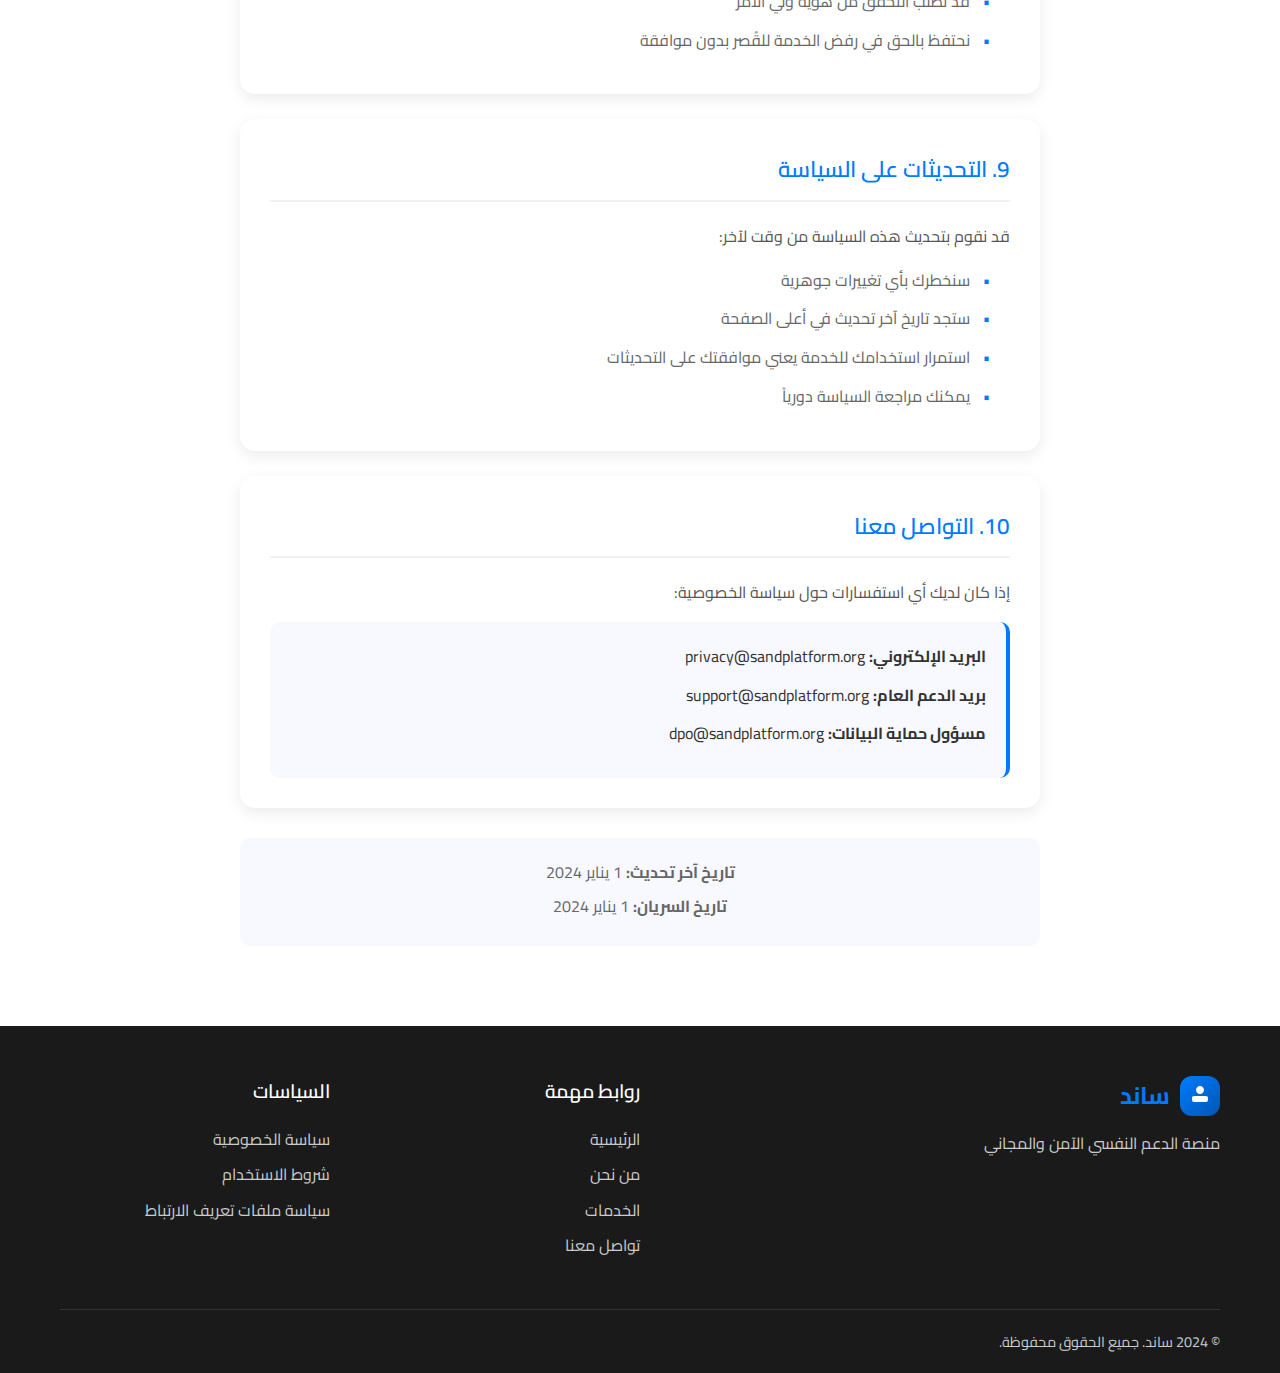
<file: page2.html>
<!DOCTYPE html>
<html lang="ar" dir="rtl">
<head>
    <meta charset="UTF-8">
    <meta name="viewport" content="width=device-width, initial-scale=1.0">
    <title>سياسة الخصوصية - ساند</title>
    <link href="https://fonts.googleapis.com/css2?family=Cairo:wght@300;400;600;700&display=swap" rel="stylesheet">
    <link rel="stylesheet" href="styles.css">
</head>
<body>
    <!-- Navigation -->
    <nav class="navbar">
        <div class="nav-container">
            <div class="nav-logo">
                <div class="logo-icon">
                    <svg width="32" height="32" viewBox="0 0 32 32" fill="none">
                        <path d="M16 6C13.79 6 12 7.79 12 10C12 12.21 13.79 14 16 14C18.21 14 20 12.21 20 10C20 7.79 18.21 6 16 6Z" fill="currentColor"/>
                        <path d="M10 16C8.9 16 8 16.9 8 18V20C8 21.1 8.9 22 10 22H22C23.1 22 24 21.1 24 20V18C24 16.9 23.1 16 22 16H10Z" fill="currentColor"/>
                    </svg>
                </div>
                <span class="logo-text">ساند</span>
            </div>
            
            <div class="nav-menu">
                <a href="index.html" class="nav-link">العودة للرئيسية</a>
            </div>
        </div>
    </nav>

    <!-- Privacy Policy Content -->
    <section class="section" style="padding-top: 120px;">
        <div class="container">
            <div class="section-header">
                <h1 class="section-title">سياسة الخصوصية</h1>
                <div class="title-underline"></div>
                <p class="section-subtitle">نحن ملتزمون بحماية خصوصيتك وبياناتك الشخصية</p>
            </div>

            <div class="privacy-content" style="max-width: 800px; margin: 0 auto;">
                <div class="privacy-section">
                    <h2>1. المعلومات التي نجمعها</h2>
                    <p>نحن نجمع المعلومات التالية عندما تستخدم منصة ساند:</p>
                    <ul>
                        <li>المعلومات الشخصية التي تقدمها طوعياً (الاسم، البريد الإلكتروني)</li>
                        <li>معلومات الجلسات والاستشارات (محتوى المحادثات، التواريخ، المدة)</li>
                        <li>المعلومات التقنية (عنوان IP، نوع المتصفح، نظام التشغيل)</li>
                        <li>ملفات تعريف الارتباط لتحسين تجربة الاستخدام</li>
                    </ul>
                </div>

                <div class="privacy-section">
                    <h2>2. كيف نستخدم معلوماتك</h2>
                    <p>نستخدم المعلومات المجمعة للأغراض التالية:</p>
                    <ul>
                        <li>تقديم خدمات الدعم النفسي والاستشارات</li>
                        <li>تحسين جودة الخدمات المقدمة</li>
                        <li>التواصل معك بخصوص الجلسات والمواعيد</li>
                        <li>ضمان الأمان والحماية للمنصة</li>
                        <li>الامتثال للمتطلبات القانونية</li>
                    </ul>
                </div>

                <div class="privacy-section">
                    <h2>3. حماية البيانات والتشفير</h2>
                    <p>نحن نتخذ إجراءات أمنية صارمة لحماية بياناتك:</p>
                    <ul>
                        <li>تشفير جميع البيانات أثناء النقل والتخزين</li>
                        <li>استخدام بروتوكولات أمان متقدمة (SSL/TLS)</li>
                        <li>تقييد الوصول للبيانات على الموظفين المخولين فقط</li>
                        <li>مراجعة دورية لأنظمة الأمان</li>
                        <li>نسخ احتياطية آمنة ومشفرة</li>
                    </ul>
                </div>

                <div class="privacy-section">
                    <h2>4. مشاركة المعلومات</h2>
                    <p>نحن لا نشارك معلوماتك الشخصية مع أطراف ثالثة إلا في الحالات التالية:</p>
                    <ul>
                        <li>بموافقتك الصريحة والمسبقة</li>
                        <li>مع المختصين النفسيين المعتمدين لتقديم الخدمة</li>
                        <li>عند الضرورة القانونية أو لحماية السلامة العامة</li>
                        <li>مع مقدمي الخدمات التقنية (مع اتفاقيات سرية صارمة)</li>
                    </ul>
                </div>

                <div class="privacy-section">
                    <h2>5. حقوقك</h2>
                    <p>لديك الحقوق التالية فيما يتعلق ببياناتك الشخصية:</p>
                    <ul>
                        <li>الحق في الوصول إلى بياناتك الشخصية</li>
                        <li>الحق في تصحيح أو تحديث المعلومات</li>
                        <li>الحق في حذف بياناتك (الحق في النسيان)</li>
                        <li>الحق في تقييد معالجة البيانات</li>
                        <li>الحق في نقل البيانات</li>
                        <li>الحق في الاعتراض على معالجة البيانات</li>
                    </ul>
                </div>

                <div class="privacy-section">
                    <h2>6. الاحتفاظ بالبيانات</h2>
                    <p>نحتفظ ببياناتك للمدة اللازمة لتقديم الخدمات أو كما يتطلب القانون:</p>
                    <ul>
                        <li>بيانات الحساب: طوال فترة استخدام الخدمة</li>
                        <li>سجلات الجلسات: 7 سنوات (للأغراض الطبية والقانونية)</li>
                        <li>البيانات التقنية: 2 سنة كحد أقصى</li>
                        <li>يمكنك طلب حذف بياناتك في أي وقت</li>
                    </ul>
                </div>

                <div class="privacy-section">
                    <h2>7. ملفات تعريف الارتباط</h2>
                    <p>نستخدم ملفات تعريف الارتباط لتحسين تجربتك:</p>
                    <ul>
                        <li>ملفات تعريف ضرورية لعمل الموقع</li>
                        <li>ملفات تحليلية لفهم استخدام الموقع</li>
                        <li>ملفات وظيفية لحفظ تفضيلاتك</li>
                        <li>يمكنك إدارة هذه الملفات من إعدادات المتصفح</li>
                    </ul>
                </div>

                <div class="privacy-section">
                    <h2>8. الأطفال والقُصر</h2>
                    <p>خدماتنا مخصصة للبالغين (18 سنة فأكثر). إذا كنت تحت سن 18:</p>
                    <ul>
                        <li>يجب الحصول على موافقة ولي الأمر</li>
                        <li>سيتم التعامل مع بياناتك بحذر إضافي</li>
                        <li>قد نطلب التحقق من هوية ولي الأمر</li>
                        <li>نحتفظ بالحق في رفض الخدمة للقُصر بدون موافقة</li>
                    </ul>
                </div>

                <div class="privacy-section">
                    <h2>9. التحديثات على السياسة</h2>
                    <p>قد نقوم بتحديث هذه السياسة من وقت لآخر:</p>
                    <ul>
                        <li>سنخطرك بأي تغييرات جوهرية</li>
                        <li>ستجد تاريخ آخر تحديث في أعلى الصفحة</li>
                        <li>استمرار استخدامك للخدمة يعني موافقتك على التحديثات</li>
                        <li>يمكنك مراجعة السياسة دورياً</li>
                    </ul>
                </div>

                <div class="privacy-section">
                    <h2>10. التواصل معنا</h2>
                    <p>إذا كان لديك أي استفسارات حول سياسة الخصوصية:</p>
                    <div class="contact-info-privacy">
                        <p><strong>البريد الإلكتروني:</strong> privacy@sandplatform.org</p>
                        <p><strong>بريد الدعم العام:</strong> support@sandplatform.org</p>
                        <p><strong>مسؤول حماية البيانات:</strong> dpo@sandplatform.org</p>
                    </div>
                </div>

                <div class="privacy-footer">
                    <p><strong>تاريخ آخر تحديث:</strong> 1 يناير 2024</p>
                    <p><strong>تاريخ السريان:</strong> 1 يناير 2024</p>
                </div>
            </div>
        </div>
    </section>

    <!-- Footer -->
    <footer class="footer">
        <div class="container">
            <div class="footer-content">
                <div class="footer-section">
                    <div class="footer-logo">
                        <div class="logo-icon">
                            <svg width="32" height="32" viewBox="0 0 32 32" fill="none">
                                <path d="M16 6C13.79 6 12 7.79 12 10C12 12.21 13.79 14 16 14C18.21 14 20 12.21 20 10C20 7.79 18.21 6 16 6Z" fill="currentColor"/>
                                <path d="M10 16C8.9 16 8 16.9 8 18V20C8 21.1 8.9 22 10 22H22C23.1 22 24 21.1 24 20V18C24 16.9 23.1 16 22 16H10Z" fill="currentColor"/>
                            </svg>
                        </div>
                        <span class="logo-text">ساند</span>
                    </div>
                    <p class="footer-description">منصة الدعم النفسي الآمن والمجاني</p>
                </div>
                
                <div class="footer-section">
                    <h3>روابط مهمة</h3>
                    <ul class="footer-links">
                        <li><a href="index.html">الرئيسية</a></li>
                        <li><a href="index.html#about">من نحن</a></li>
                        <li><a href="index.html#services">الخدمات</a></li>
                        <li><a href="index.html#contact">تواصل معنا</a></li>
                    </ul>
                </div>
                
                <div class="footer-section">
                    <h3>السياسات</h3>
                    <ul class="footer-links">
                        <li><a href="page2.html">سياسة الخصوصية</a></li>
                        <li><a href="#terms">شروط الاستخدام</a></li>
                        <li><a href="#cookies">سياسة ملفات تعريف الارتباط</a></li>
                    </ul>
                </div>
            </div>
            
            <div class="footer-bottom">
                <p class="footer-copyright">
                    © 2024 ساند. جميع الحقوق محفوظة.
                </p>
            </div>
        </div>
    </footer>

    <style>
        .privacy-content {
            text-align: right;
            line-height: 1.8;
        }
        
        .privacy-section {
            background: white;
            padding: 30px;
            margin-bottom: 25px;
            border-radius: 15px;
            box-shadow: 0 5px 15px rgba(0, 0, 0, 0.08);
        }
        
        .privacy-section h2 {
            color: #007BFF;
            font-size: 1.4rem;
            font-weight: 600;
            margin-bottom: 20px;
            padding-bottom: 10px;
            border-bottom: 2px solid #f0f0f0;
        }
        
        .privacy-section p {
            color: #555;
            margin-bottom: 15px;
        }
        
        .privacy-section ul {
            list-style: none;
            padding-right: 20px;
        }
        
        .privacy-section li {
            color: #666;
            margin-bottom: 10px;
            position: relative;
            padding-right: 20px;
        }
        
        .privacy-section li::before {
            content: '•';
            color: #007BFF;
            font-weight: bold;
            position: absolute;
            right: 0;
        }
        
        .contact-info-privacy {
            background: #f8f9ff;
            padding: 20px;
            border-radius: 10px;
            border-right: 4px solid #007BFF;
        }
        
        .contact-info-privacy p {
            margin-bottom: 10px;
            color: #333;
        }
        
        .privacy-footer {
            background: #f8f9ff;
            padding: 20px;
            border-radius: 10px;
            text-align: center;
            margin-top: 30px;
        }
        
        .privacy-footer p {
            color: #666;
            margin-bottom: 5px;
        }
    </style>

    <script src="script.js"></script>
</body>
</html>
</file>
<file: node_modules/servor/tests/example/nested/assets/index.css>
* {
  display: block;
  flex: none;
  margin: 0;
  padding: 0;
  border: 0;
  color: #f2f2f2;
  box-sizing: border-box;
  -webkit-tap-highlight-color: transparent;
}

body {
  font-family: 'Roboto', sans-serif;
  font-size: 16px;
  background: #212121;
  height: 100vh;
  display: flex;
  align-items: center;
  justify-content: center;
  flex-direction: column;
}

head,
script,
style {
  display: none;
}

img {
  width: 30vmin;
  opacity: 0.38;
}

h1 {
  font-size: 20vmin;
}

h2 {
  color: #9f9f9f;
  font-size: 4vmin;
  font-weight: normal;
}

code {
  display: inline;
}
</file>
<file: styles.css>
/* Reset and Base Styles */
* {
    margin: 0;
    padding: 0;
    box-sizing: border-box;
}

html {
    scroll-behavior: smooth;
}

body {
    font-family: 'Cairo', sans-serif;
    line-height: 1.6;
    color: #333;
    background-color: #ffffff;
    direction: rtl;
    text-align: right;
}

.container {
    max-width: 1200px;
    margin: 0 auto;
    padding: 0 20px;
}

/* Navigation */
.navbar {
    background: rgba(255, 255, 255, 0.95);
    backdrop-filter: blur(10px);
    position: fixed;
    top: 0;
    width: 100%;
    z-index: 1000;
    box-shadow: 0 2px 20px rgba(0, 0, 0, 0.1);
    transition: all 0.3s ease;
}

.nav-container {
    max-width: 1200px;
    margin: 0 auto;
    padding: 0 20px;
    display: flex;
    justify-content: space-between;
    align-items: center;
    height: 70px;
}

.nav-logo {
    display: flex;
    align-items: center;
    gap: 10px;
    font-size: 24px;
    font-weight: 700;
    color: #007BFF;
}

.logo-icon {
    display: flex;
    align-items: center;
    justify-content: center;
    width: 40px;
    height: 40px;
    background: linear-gradient(135deg, #007BFF, #0056b3);
    border-radius: 12px;
    color: white;
}

.nav-menu {
    display: flex;
    align-items: center;
    gap: 30px;
}

.nav-link {
    text-decoration: none;
    color: #333;
    font-weight: 500;
    transition: all 0.3s ease;
    position: relative;
    padding: 8px 0;
}

.nav-link:hover {
    color: #007BFF;
}

.nav-link::after {
    content: '';
    position: absolute;
    bottom: 0;
    right: 0;
    width: 0;
    height: 2px;
    background: #007BFF;
    transition: width 0.3s ease;
}

.nav-link:hover::after {
    width: 100%;
}

.nav-cta {
    background: linear-gradient(135deg, #007BFF, #0056b3);
    color: white !important;
    padding: 10px 20px;
    border-radius: 25px;
    transition: all 0.3s ease;
}

.nav-cta:hover {
    transform: translateY(-2px);
    box-shadow: 0 5px 15px rgba(0, 123, 255, 0.3);
}

.nav-cta::after {
    display: none;
}

.nav-toggle {
    display: none;
    flex-direction: column;
    cursor: pointer;
    gap: 4px;
}

.nav-toggle span {
    width: 25px;
    height: 3px;
    background: #333;
    transition: all 0.3s ease;
}

/* Hero Section */
.hero {
    background: linear-gradient(135deg, #f8f9ff 0%, #e8f4fd 100%);
    padding: 120px 0 80px;
    min-height: 100vh;
    display: flex;
    align-items: center;
}

.hero-container {
    max-width: 1200px;
    margin: 0 auto;
    padding: 0 20px;
    display: grid;
    grid-template-columns: 1fr 1fr;
    gap: 60px;
    align-items: center;
}

.hero-content {
    animation: fadeInUp 1s ease;
}

.hero-title {
    font-size: 4rem;
    font-weight: 700;
    color: #007BFF;
    margin-bottom: 20px;
    background: linear-gradient(135deg, #007BFF, #0056b3);
    -webkit-background-clip: text;
    -webkit-text-fill-color: transparent;
    background-clip: text;
}

.hero-subtitle {
    font-size: 1.5rem;
    color: #555;
    margin-bottom: 20px;
    line-height: 1.4;
}

.hero-btn {
    background: linear-gradient(135deg, #28a745, #20c997);
    color: white;
    border: none;
    padding: 15px 30px;
    font-size: 1.1rem;
    font-weight: 600;
    border-radius: 30px;
    cursor: pointer;
    transition: all 0.3s ease;
    box-shadow: 0 5px 15px rgba(40, 167, 69, 0.3);
}

.hero-btn:hover {
    transform: translateY(-3px);
    box-shadow: 0 8px 25px rgba(40, 167, 69, 0.4);
}

.hero-visual {
    display: flex;
    justify-content: center;
    align-items: center;
    position: relative;
}

.floating-card {
    background: white;
    padding: 15px 20px;
    border-radius: 15px;
    box-shadow: 0 10px 30px rgba(0, 0, 0, 0.1);
    display: flex;
    align-items: center;
    gap: 10px;
    position: absolute;
    animation: float 3s ease-in-out infinite;
}

.floating-card:nth-child(1) {
    top: 20%;
    right: 10%;
    animation-delay: 0s;
}

.floating-card:nth-child(2) {
    top: 50%;
    left: 0;
    animation-delay: 1s;
}

.floating-card:nth-child(3) {
    bottom: 20%;
    right: 20%;
    animation-delay: 2s;
}

.card-icon {
    font-size: 1.5rem;
}

/* Sections */
.section {
    padding: 80px 0;
}

.section-alt {
    background: #f8f9ff;
}

.section-header {
    text-align: center;
    margin-bottom: 60px;
}

.section-title {
    font-size: 2.5rem;
    font-weight: 700;
    color: #333;
    margin-bottom: 15px;
}

.title-underline {
    width: 80px;
    height: 4px;
    background: linear-gradient(135deg, #007BFF, #28a745);
    margin: 0 auto 20px;
    border-radius: 2px;
}

.section-subtitle {
    font-size: 1.2rem;
    color: #666;
    max-width: 600px;
    margin: 0 auto;
}

/* About Section */
.about-content {
    max-width: 800px;
    margin: 0 auto;
}

.about-text {
    font-size: 1.1rem;
    line-height: 1.8;
    color: #555;
    margin-bottom: 40px;
    text-align: center;
}

.features-grid {
    display: grid;
    grid-template-columns: repeat(auto-fit, minmax(250px, 1fr));
    gap: 30px;
    margin-top: 40px;
}

.feature-card {
    background: white;
    padding: 30px;
    border-radius: 15px;
    text-align: center;
    box-shadow: 0 5px 20px rgba(0, 0, 0, 0.08);
    transition: all 0.3s ease;
}

.feature-card:hover {
    transform: translateY(-5px);
    box-shadow: 0 10px 30px rgba(0, 0, 0, 0.15);
}

.feature-icon {
    font-size: 3rem;
    margin-bottom: 20px;
}

.feature-card h3 {
    font-size: 1.3rem;
    font-weight: 600;
    color: #333;
    margin-bottom: 15px;
}

.feature-card p {
    color: #666;
    line-height: 1.6;
}

/* Services Section */
.services-grid {
    display: grid;
    grid-template-columns: repeat(auto-fit, minmax(300px, 1fr));
    gap: 30px;
}

.service-card {
    background: white;
    padding: 40px 30px;
    border-radius: 20px;
    text-align: center;
    box-shadow: 0 5px 20px rgba(0, 0, 0, 0.08);
    transition: all 0.3s ease;
    border: 2px solid transparent;
}

.service-card:hover {
    transform: translateY(-5px);
    box-shadow: 0 15px 40px rgba(0, 0, 0, 0.15);
    border-color: #007BFF;
}

.service-icon {
    font-size: 3.5rem;
    margin-bottom: 25px;
}

.service-card h3 {
    font-size: 1.4rem;
    font-weight: 600;
    color: #333;
    margin-bottom: 20px;
    line-height: 1.4;
}

.service-card p {
    color: #666;
    line-height: 1.6;
    margin-bottom: 25px;
}

/* Forms */
.form-container {
    max-width: 600px;
    margin: 0 auto;
}

.booking-form,
.specialist-form,
.contact-form {
    background: white;
    padding: 40px;
    border-radius: 20px;
    box-shadow: 0 10px 30px rgba(0, 0, 0, 0.1);
}

.form-row {
    display: grid;
    grid-template-columns: 1fr 1fr;
    gap: 20px;
}

.form-group {
    margin-bottom: 25px;
}

.form-group label {
    display: block;
    font-weight: 600;
    color: #333;
    margin-bottom: 8px;
}

.form-group input,
.form-group select,
.form-group textarea {
    width: 100%;
    padding: 12px 15px;
    border: 2px solid #e1e5e9;
    border-radius: 10px;
    font-size: 1rem;
    transition: all 0.3s ease;
    font-family: 'Cairo', sans-serif;
}

.form-group input:focus,
.form-group select:focus,
.form-group textarea:focus {
    outline: none;
    border-color: #007BFF;
    box-shadow: 0 0 0 3px rgba(0, 123, 255, 0.1);
}

.form-group small {
    color: #666;
    font-size: 0.9rem;
    margin-top: 5px;
    display: block;
}

.submit-btn {
    background: linear-gradient(135deg, #007BFF, #0056b3);
    color: white;
    border: none;
    padding: 15px 30px;
    font-size: 1.1rem;
    font-weight: 600;
    border-radius: 10px;
    cursor: pointer;
    transition: all 0.3s ease;
    width: 100%;
}

.submit-btn:hover {
    transform: translateY(-2px);
    box-shadow: 0 8px 25px rgba(0, 123, 255, 0.3);
}

.privacy-note {
    margin-top: 20px;
    padding: 15px;
    background: #f8f9ff;
    border-radius: 10px;
    border-right: 4px solid #007BFF;
}

.privacy-note p {
    color: #555;
    font-size: 0.9rem;
    margin: 0;
}

/* Library Section */
.library-grid {
    display: grid;
    grid-template-columns: repeat(auto-fit, minmax(300px, 1fr));
    gap: 30px;
}

.article-card {
    background: white;
    padding: 30px;
    border-radius: 15px;
    box-shadow: 0 5px 20px rgba(0, 0, 0, 0.08);
    transition: all 0.3s ease;
    text-align: center;
}

.article-card:hover {
    transform: translateY(-5px);
    box-shadow: 0 10px 30px rgba(0, 0, 0, 0.15);
}

.article-icon {
    font-size: 3rem;
    margin-bottom: 20px;
}

.article-card h3 {
    font-size: 1.3rem;
    font-weight: 600;
    color: #333;
    margin-bottom: 15px;
}

.article-card p {
    color: #666;
    line-height: 1.6;
    margin-bottom: 20px;
}

.read-more {
    color: #007BFF;
    text-decoration: none;
    font-weight: 600;
    transition: all 0.3s ease;
}

.read-more:hover {
    color: #0056b3;
}

/* FAQ Section */
.faq-container {
    max-width: 800px;
    margin: 0 auto;
}

.faq-item {
    background: white;
    margin-bottom: 15px;
    border-radius: 10px;
    box-shadow: 0 2px 10px rgba(0, 0, 0, 0.05);
    overflow: hidden;
}

.faq-question {
    padding: 20px;
    cursor: pointer;
    display: flex;
    justify-content: space-between;
    align-items: center;
    transition: all 0.3s ease;
}

.faq-question:hover {
    background: #f8f9ff;
}

.faq-question h3 {
    font-size: 1.1rem;
    font-weight: 600;
    color: #333;
    margin: 0;
}

.faq-toggle {
    font-size: 1.5rem;
    font-weight: bold;
    color: #007BFF;
    transition: transform 0.3s ease;
}

.faq-answer {
    padding: 0 20px;
    max-height: 0;
    overflow: hidden;
    transition: all 0.3s ease;
}

.faq-answer.active {
    padding: 0 20px 20px;
    max-height: 200px;
}

.faq-answer p {
    color: #666;
    line-height: 1.6;
    margin: 0;
}

/* Impact Section */
.impact-section {
    background: linear-gradient(135deg, #007BFF, #0056b3);
    color: white;
}

.impact-section .section-title {
    color: white;
}

.impact-section .title-underline {
    background: white;
}

.testimonial {
    text-align: center;
    margin-bottom: 50px;
    max-width: 600px;
    margin-left: auto;
    margin-right: auto;
}

.testimonial-icon {
    font-size: 3rem;
    margin-bottom: 20px;
}

.testimonial p {
    font-size: 1.3rem;
    font-style: italic;
    margin-bottom: 15px;
    line-height: 1.6;
}

.testimonial span {
    color: rgba(255, 255, 255, 0.8);
}

.stats-grid {
    display: grid;
    grid-template-columns: repeat(auto-fit, minmax(200px, 1fr));
    gap: 30px;
}

.stat-card {
    text-align: center;
    padding: 30px;
    background: rgba(255, 255, 255, 0.1);
    border-radius: 15px;
    backdrop-filter: blur(10px);
}

.stat-number {
    font-size: 3rem;
    font-weight: 700;
    margin-bottom: 10px;
}

.stat-label {
    font-size: 1.1rem;
    opacity: 0.9;
}

/* Contact Section */
.contact-content {
    display: grid;
    grid-template-columns: 1fr 1fr;
    gap: 50px;
    align-items: start;
}

.contact-info {
    display: flex;
    flex-direction: column;
    gap: 30px;
}

.contact-item {
    display: flex;
    align-items: center;
    gap: 20px;
    padding: 20px;
    background: white;
    border-radius: 15px;
    box-shadow: 0 5px 15px rgba(0, 0, 0, 0.08);
}

.contact-icon {
    font-size: 2rem;
    width: 60px;
    height: 60px;
    display: flex;
    align-items: center;
    justify-content: center;
    background: linear-gradient(135deg, #007BFF, #0056b3);
    border-radius: 50%;
}

.contact-item h3 {
    font-size: 1.2rem;
    font-weight: 600;
    color: #333;
    margin-bottom: 5px;
}

.contact-item p {
    color: #666;
    margin: 0;
}

/* Footer */
.footer {
    background: #1a1a1a;
    color: white;
    padding: 50px 0 20px;
}

.footer-content {
    display: grid;
    grid-template-columns: 2fr 1fr 1fr;
    gap: 40px;
    margin-bottom: 40px;
}

.footer-logo {
    display: flex;
    align-items: center;
    gap: 10px;
    font-size: 24px;
    font-weight: 700;
    color: #007BFF;
    margin-bottom: 15px;
}

.footer-description {
    color: #ccc;
    line-height: 1.6;
}

.footer-section h3 {
    font-size: 1.2rem;
    font-weight: 600;
    margin-bottom: 20px;
    color: white;
}

.footer-links {
    list-style: none;
}

.footer-links li {
    margin-bottom: 10px;
}

.footer-links a {
    color: #ccc;
    text-decoration: none;
    transition: color 0.3s ease;
}

.footer-links a:hover {
    color: #007BFF;
}

.social-links {
    display: flex;
    gap: 15px;
}

.social-link {
    display: flex;
    align-items: center;
    justify-content: center;
    width: 40px;
    height: 40px;
    background: #333;
    border-radius: 50%;
    color: #ccc;
    transition: all 0.3s ease;
}

.social-link:hover {
    background: #007BFF;
    color: white;
    transform: translateY(-2px);
}

.footer-bottom {
    border-top: 1px solid #333;
    padding-top: 20px;
    display: flex;
    justify-content: space-between;
    align-items: center;
    flex-wrap: wrap;
    gap: 20px;
}

.footer-legal {
    display: flex;
    gap: 20px;
}

.footer-legal a {
    color: #ccc;
    text-decoration: none;
    font-size: 0.9rem;
    transition: color 0.3s ease;
}

.footer-legal a:hover {
    color: #007BFF;
}

.footer-copyright {
    color: #ccc;
    font-size: 0.9rem;
    margin: 0;
}

/* Animations */
@keyframes fadeInUp {
    from {
        opacity: 0;
        transform: translateY(30px);
    }
    to {
        opacity: 1;
        transform: translateY(0);
    }
}

@keyframes float {
    0%, 100% {
        transform: translateY(0px);
    }
    50% {
        transform: translateY(-10px);
    }
}

/* Responsive Design */
@media (max-width: 768px) {
    .nav-menu {
        position: fixed;
        top: 70px;
        right: -100%;
        width: 100%;
        height: calc(100vh - 70px);
        background: white;
        flex-direction: column;
        justify-content: flex-start;
        align-items: center;
        padding-top: 50px;
        transition: right 0.3s ease;
        box-shadow: 0 5px 20px rgba(0, 0, 0, 0.1);
    }
    
    .nav-menu.active {
        right: 0;
    }
    
    .nav-toggle {
        display: flex;
    }
    
    .nav-toggle.active span:nth-child(1) {
        transform: rotate(45deg) translate(5px, 5px);
    }
    
    .nav-toggle.active span:nth-child(2) {
        opacity: 0;
    }
    
    .nav-toggle.active span:nth-child(3) {
        transform: rotate(-45deg) translate(7px, -6px);
    }
    
    .hero-container {
        grid-template-columns: 1fr;
        text-align: center;
        gap: 40px;
    }
    
    .hero-title {
        font-size: 2.5rem;
    }
    
    .hero-subtitle {
        font-size: 1.2rem;
    }
    
    .contact-content {
        grid-template-columns: 1fr;
        gap: 30px;
    }
    
    .footer-content {
        grid-template-columns: 1fr;
        text-align: center;
    }
    
    .footer-bottom {
        flex-direction: column;
        text-align: center;
    }
    
    .form-row {
        grid-template-columns: 1fr;
    }
    
    .section {
        padding: 50px 0;
    }
    
    .section-title {
        font-size: 2rem;
    }
}

@media (max-width: 480px) {
    .container {
        padding: 0 15px;
    }
    
    .hero {
        padding: 100px 0 60px;
    }
    
    .hero-title {
        font-size: 2rem;
    }
    
    .hero-subtitle {
        font-size: 1rem;
    }
    
    .floating-card {
        padding: 10px 15px;
        font-size: 0.9rem;
    }
    
    .booking-form,
    .specialist-form,
    .contact-form {
        padding: 25px;
    }
}
</file>
